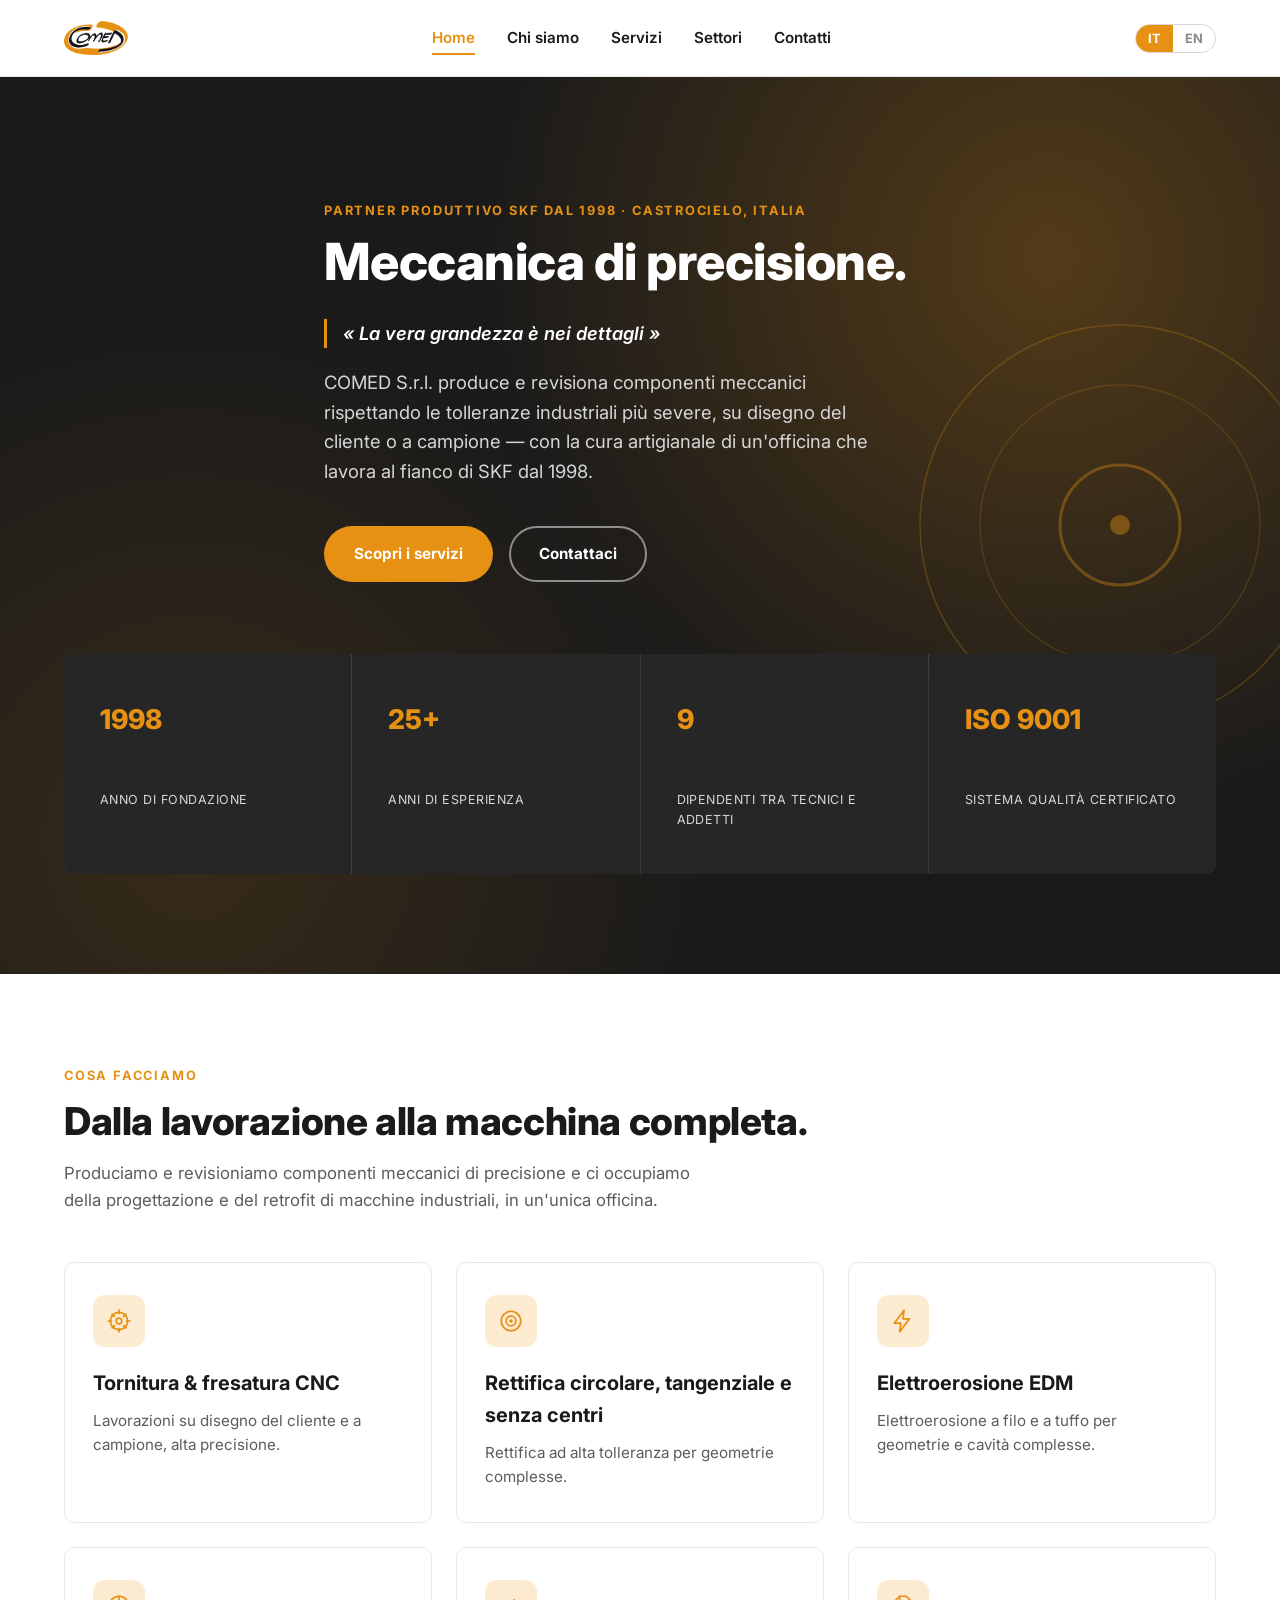
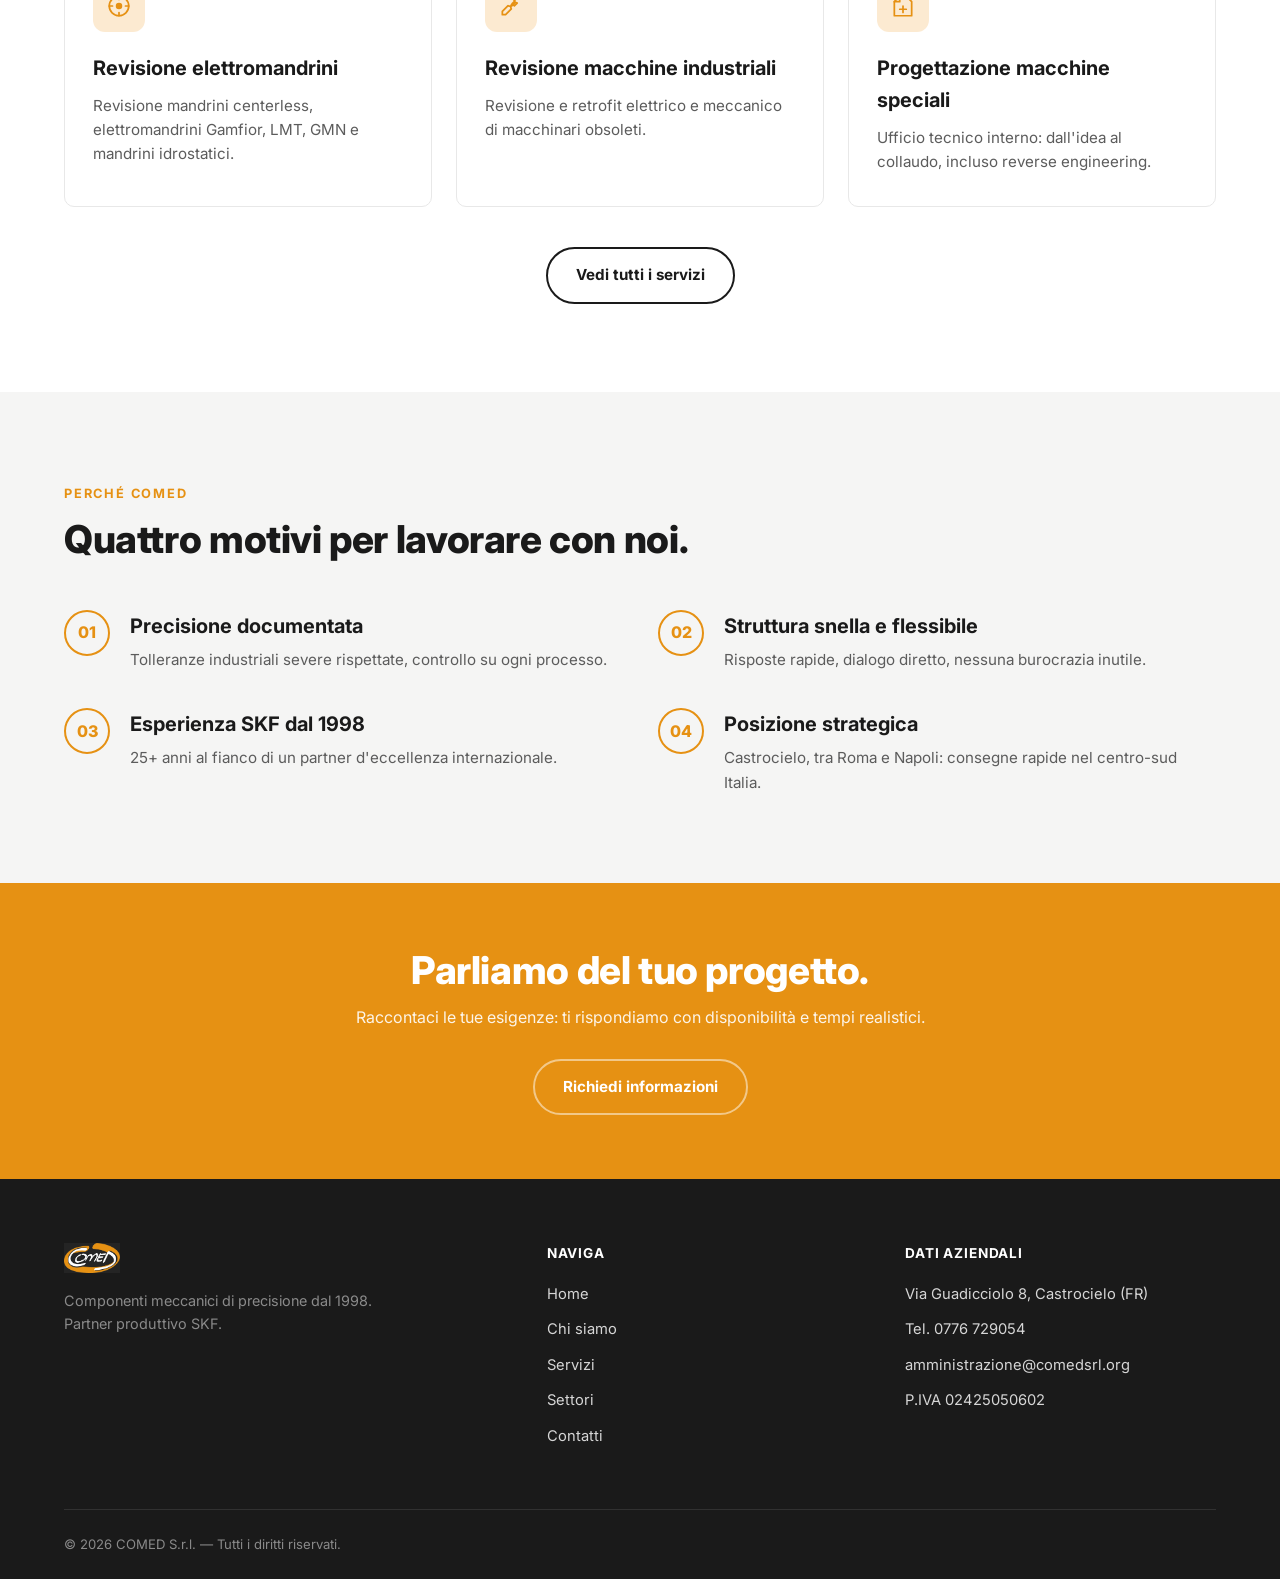
<file: index.html>
<!DOCTYPE html>
<html lang="it">
<head>
<meta name="google-site-verification" content="253r6I-1KHCzfQ2q2nw8-_GprWXXTnuyBHl9mMMUXbg" />
<meta charset="UTF-8">
<meta name="viewport" content="width=device-width, initial-scale=1.0">
<title>COMED S.r.l. | Meccanica di precisione dal 1998 — Castrocielo (FR)</title>
<meta name="description" content="COMED S.r.l.: officina di meccanica di precisione a Castrocielo (FR), partner produttivo SKF dal 1998. Tornitura, fresatura, rettifica, elettroerosione, revisione mandrini e progettazione macchine speciali.">
<link rel="canonical" href="https://www.comedsrl.org/">
<meta property="og:type" content="website">
<meta property="og:title" content="COMED S.r.l. | Meccanica di precisione dal 1998">
<meta property="og:description" content="Officina di meccanica di precisione a Castrocielo (FR), partner produttivo SKF dal 1998.">
<meta property="og:locale" content="it_IT">
<link rel="icon" type="image/png" href="images/favicon.png">
<link rel="preconnect" href="https://fonts.googleapis.com">
<link rel="preconnect" href="https://fonts.gstatic.com" crossorigin>
<link href="https://fonts.googleapis.com/css2?family=Inter:wght@400;500;600;700;800&display=swap" rel="stylesheet">
<link rel="stylesheet" href="css/style.css">
<script type="application/ld+json">
{
  "@context": "https://schema.org",
  "@type": "LocalBusiness",
  "name": "COMED S.r.l.",
  "description": "Officina di meccanica di precisione, partner produttivo SKF dal 1998.",
  "url": "https://www.comedsrl.org/",
  "logo": "https://www.comedsrl.org/images/logo.png",
  "telephone": "+39 0776 729054",
  "email": "amministrazione@comedsrl.org",
  "foundingDate": "1998",
  "vatID": "02425050602",
  "address": {
    "@type": "PostalAddress",
    "streetAddress": "Via Guadicciolo 8",
    "addressLocality": "Castrocielo",
    "addressRegion": "FR",
    "postalCode": "03030",
    "addressCountry": "IT"
  }
}
</script>
<script>document.documentElement.classList.add('js-reveal');</script>
</head>
<body data-page="home">
<a class="skip-link" href="#main" data-i18n="common.skipLink">Vai al contenuto principale</a>

<!-- ============ HEADER ============ -->
<header class="site-header">
  <div class="header-inner">
    <a href="index.html" class="logo-link" aria-label="COMED S.r.l. — Home">
      <img src="images/logo.png" alt="COMED S.r.l.">
    </a>
    <nav class="main-nav" aria-label="Menu principale">
      <ul>
        <li><a href="index.html" aria-current="page" data-i18n="nav.home">Home</a></li>
        <li><a href="chi-siamo.html" data-i18n="nav.about">Chi siamo</a></li>
        <li><a href="servizi.html" data-i18n="nav.services">Servizi</a></li>
        <li><a href="settori.html" data-i18n="nav.sectors">Settori</a></li>
        <li><a href="contatti.html" data-i18n="nav.contact">Contatti</a></li>
      </ul>
    </nav>
    <div class="header-actions">
      <div class="lang-switch" role="group" aria-label="Selettore lingua">
        <button type="button" data-lang="it">IT</button>
        <button type="button" data-lang="en">EN</button>
      </div>
      <button class="nav-toggle" aria-label="Apri il menu" aria-expanded="false">
        <span></span><span></span><span></span>
      </button>
    </div>
  </div>
</header>

<main id="main">

  <!-- ============ HERO ============ -->
  <section class="hero">
    <svg class="hero-rings" viewBox="0 0 480 480" fill="none" aria-hidden="true">
      <circle cx="240" cy="240" r="200" stroke="#E69113" stroke-width="1.5" opacity="0.5"/>
      <circle cx="240" cy="240" r="140" stroke="#E69113" stroke-width="1.5" opacity="0.35"/>
      <circle cx="240" cy="240" r="60" stroke="#E69113" stroke-width="3" opacity="0.7"/>
      <circle cx="240" cy="240" r="10" fill="#E69113" opacity="0.8"/>
    </svg>
    <div class="container hero-inner">
      <p class="eyebrow" data-i18n="home.hero.eyebrow">Partner produttivo SKF dal 1998 · Castrocielo, Italia</p>
      <h1 data-i18n="home.hero.title">Meccanica di precisione.</h1>
      <p class="hero-quote" data-i18n="home.hero.quote">« La vera grandezza è nei dettagli »</p>
      <p class="lead" data-i18n="home.hero.lead">COMED S.r.l. produce e revisiona componenti meccanici rispettando le tolleranze industriali più severe, su disegno del cliente o a campione — con la cura artigianale di un'officina che lavora al fianco di SKF dal 1998.</p>
      <div class="hero-actions">
        <a href="servizi.html" class="btn btn-primary" data-i18n="home.hero.ctaPrimary">Scopri i servizi</a>
        <a href="contatti.html" class="btn btn-outline-light" data-i18n="home.hero.ctaSecondary">Contattaci</a>
      </div>
    </div>
    <div class="container">
      <div class="hero-stats">
        <div><div class="stat-num" data-i18n="home.stats.founded.num">1998</div><div class="stat-label" data-i18n="home.stats.founded.label">Anno di fondazione</div></div>
        <div><div class="stat-num" data-i18n="home.stats.experience.num">25+</div><div class="stat-label" data-i18n="home.stats.experience.label">Anni di esperienza</div></div>
        <div><div class="stat-num" data-i18n="home.stats.team.num">9</div><div class="stat-label" data-i18n="home.stats.team.label">Dipendenti tra tecnici e addetti</div></div>
        <div><div class="stat-num" data-i18n="home.stats.quality.num">ISO 9001</div><div class="stat-label" data-i18n="home.stats.quality.label">Sistema qualità certificato</div></div>
      </div>
    </div>
  </section>

  <!-- ============ SERVIZI (panoramica) ============ -->
  <section>
    <div class="container">
      <div class="section-head reveal">
        <p class="eyebrow" data-i18n="home.services.eyebrow">Cosa facciamo</p>
        <h2 class="section-title" data-i18n="home.services.title">Dalla lavorazione alla macchina completa.</h2>
        <p class="section-intro" data-i18n="home.services.intro">Produciamo e revisioniamo componenti meccanici di precisione e ci occupiamo della progettazione e del retrofit di macchine industriali, in un'unica officina.</p>
      </div>
      <div class="grid grid-3">
        <div class="card reveal">
          <div class="card-icon">
            <svg viewBox="0 0 24 24" fill="none" stroke="currentColor" stroke-width="1.6" stroke-linecap="round" stroke-linejoin="round"><circle cx="12" cy="12" r="8"/><circle cx="12" cy="12" r="2.6"/><path d="M12 2v3M12 19v3M22 12h-3M5 12H2M18.4 5.6l-2.1 2.1M7.7 16.3l-2.1 2.1M18.4 18.4l-2.1-2.1M7.7 7.7 5.6 5.6"/></svg>
          </div>
          <h3 data-i18n="home.services.card1.title">Tornitura & fresatura CNC</h3>
          <p data-i18n="home.services.card1.desc">Lavorazioni su disegno del cliente e a campione, alta precisione.</p>
        </div>
        <div class="card reveal">
          <div class="card-icon">
            <svg viewBox="0 0 24 24" fill="none" stroke="currentColor" stroke-width="1.6" stroke-linecap="round" stroke-linejoin="round"><circle cx="12" cy="12" r="9"/><circle cx="12" cy="12" r="4.5"/><circle cx="12" cy="12" r="0.8" fill="currentColor"/></svg>
          </div>
          <h3 data-i18n="home.services.card2.title">Rettifica circolare, tangenziale e senza centri</h3>
          <p data-i18n="home.services.card2.desc">Rettifica ad alta tolleranza per geometrie complesse.</p>
        </div>
        <div class="card reveal">
          <div class="card-icon">
            <svg viewBox="0 0 24 24" fill="none" stroke="currentColor" stroke-width="1.6" stroke-linecap="round" stroke-linejoin="round"><path d="M13 2 4 14h6l-1 8 9-12h-6l1-8Z"/></svg>
          </div>
          <h3 data-i18n="home.services.card3.title">Elettroerosione EDM</h3>
          <p data-i18n="home.services.card3.desc">Elettroerosione a filo e a tuffo per geometrie e cavità complesse.</p>
        </div>
        <div class="card reveal">
          <div class="card-icon">
            <svg viewBox="0 0 24 24" fill="none" stroke="currentColor" stroke-width="1.6" stroke-linecap="round" stroke-linejoin="round"><circle cx="12" cy="12" r="9"/><circle cx="12" cy="12" r="3" fill="currentColor" stroke="none"/><path d="M12 3v3M12 18v3M21 12h-3M6 12H3"/></svg>
          </div>
          <h3 data-i18n="home.services.card4.title">Revisione elettromandrini</h3>
          <p data-i18n="home.services.card4.desc">Revisione mandrini centerless, elettromandrini Gamfior, LMT, GMN e mandrini idrostatici.</p>
        </div>
        <div class="card reveal">
          <div class="card-icon">
            <svg viewBox="0 0 24 24" fill="none" stroke="currentColor" stroke-width="1.6" stroke-linecap="round" stroke-linejoin="round"><path d="M14.7 6.3a4 4 0 0 1-5.4 5.4L4 17v3h3l5.3-5.3a4 4 0 0 1 5.4-5.4l-2.6 2.6-2-2 2.6-2.6Z"/></svg>
          </div>
          <h3 data-i18n="home.services.card5.title">Revisione macchine industriali</h3>
          <p data-i18n="home.services.card5.desc">Revisione e retrofit elettrico e meccanico di macchinari obsoleti.</p>
        </div>
        <div class="card reveal">
          <div class="card-icon">
            <svg viewBox="0 0 24 24" fill="none" stroke="currentColor" stroke-width="1.6" stroke-linecap="round" stroke-linejoin="round"><path d="M9 3 4 8v13h16V8l-5-5H9Z"/><path d="M9 3v5H4M12 12v6M9 15h6"/></svg>
          </div>
          <h3 data-i18n="home.services.card6.title">Progettazione macchine speciali</h3>
          <p data-i18n="home.services.card6.desc">Ufficio tecnico interno: dall'idea al collaudo, incluso reverse engineering.</p>
        </div>
      </div>
      <div class="text-center reveal" style="margin-top:40px;">
        <a href="servizi.html" class="btn btn-outline" data-i18n="home.services.cta">Vedi tutti i servizi</a>
      </div>
    </div>
  </section>

  <!-- ============ PERCHÉ COMED ============ -->
  <section class="section-alt">
    <div class="container">
      <div class="section-head reveal">
        <p class="eyebrow" data-i18n="home.why.eyebrow">Perché COMED</p>
        <h2 class="section-title" data-i18n="home.why.title">Quattro motivi per lavorare con noi.</h2>
      </div>
      <div class="why-list">
        <div class="why-item reveal">
          <div class="why-num">01</div>
          <div><h3 data-i18n="home.why.item1.title">Precisione documentata</h3><p data-i18n="home.why.item1.desc">Tolleranze industriali severe rispettate, controllo su ogni processo.</p></div>
        </div>
        <div class="why-item reveal">
          <div class="why-num">02</div>
          <div><h3 data-i18n="home.why.item2.title">Struttura snella e flessibile</h3><p data-i18n="home.why.item2.desc">Risposte rapide, dialogo diretto, nessuna burocrazia inutile.</p></div>
        </div>
        <div class="why-item reveal">
          <div class="why-num">03</div>
          <div><h3 data-i18n="home.why.item3.title">Esperienza SKF dal 1998</h3><p data-i18n="home.why.item3.desc">25+ anni al fianco di un partner d'eccellenza internazionale.</p></div>
        </div>
        <div class="why-item reveal">
          <div class="why-num">04</div>
          <div><h3 data-i18n="home.why.item4.title">Posizione strategica</h3><p data-i18n="home.why.item4.desc">Castrocielo, tra Roma e Napoli: consegne rapide nel centro-sud Italia.</p></div>
        </div>
      </div>
    </div>
  </section>

  <!-- ============ CTA ============ -->
  <section class="cta-banner">
    <div class="container">
      <h2 data-i18n="home.cta.title">Parliamo del tuo progetto.</h2>
      <p data-i18n="home.cta.text">Raccontaci le tue esigenze: ti rispondiamo con disponibilità e tempi realistici.</p>
      <a href="contatti.html" class="btn btn-outline-light" data-i18n="home.cta.button">Richiedi informazioni</a>
    </div>
  </section>

</main>

<!-- ============ FOOTER ============ -->
<footer class="site-footer">
  <div class="container">
    <div class="footer-grid">
      <div class="footer-brand">
        <img src="images/logo-white.png" alt="COMED S.r.l.">
        <p data-i18n="footer.tagline">Componenti meccanici di precisione dal 1998. Partner produttivo SKF.</p>
      </div>
      <div class="footer-col">
        <h4 data-i18n="footer.linksTitle">Naviga</h4>
        <ul>
          <li><a href="index.html" data-i18n="nav.home">Home</a></li>
          <li><a href="chi-siamo.html" data-i18n="nav.about">Chi siamo</a></li>
          <li><a href="servizi.html" data-i18n="nav.services">Servizi</a></li>
          <li><a href="settori.html" data-i18n="nav.sectors">Settori</a></li>
          <li><a href="contatti.html" data-i18n="nav.contact">Contatti</a></li>
        </ul>
      </div>
      <div class="footer-col">
        <h4 data-i18n="footer.infoTitle">Dati aziendali</h4>
        <ul>
          <li>Via Guadicciolo 8, Castrocielo (FR)</li>
          <li><a href="tel:+390776729054">Tel. 0776 729054</a></li>
          <li><a href="mailto:amministrazione@comedsrl.org">amministrazione@comedsrl.org</a></li>
          <li>P.IVA 02425050602</li>
        </ul>
      </div>
    </div>
    <div class="footer-bottom">
      <span>&copy; <span id="year">2026</span> COMED S.r.l. — <span data-i18n="footer.rights">Tutti i diritti riservati.</span></span>
    </div>
  </div>
</footer>

<script src="js/script.js"></script>
<script>document.getElementById('year').textContent = new Date().getFullYear();</script>
</body>
</html>
</file>
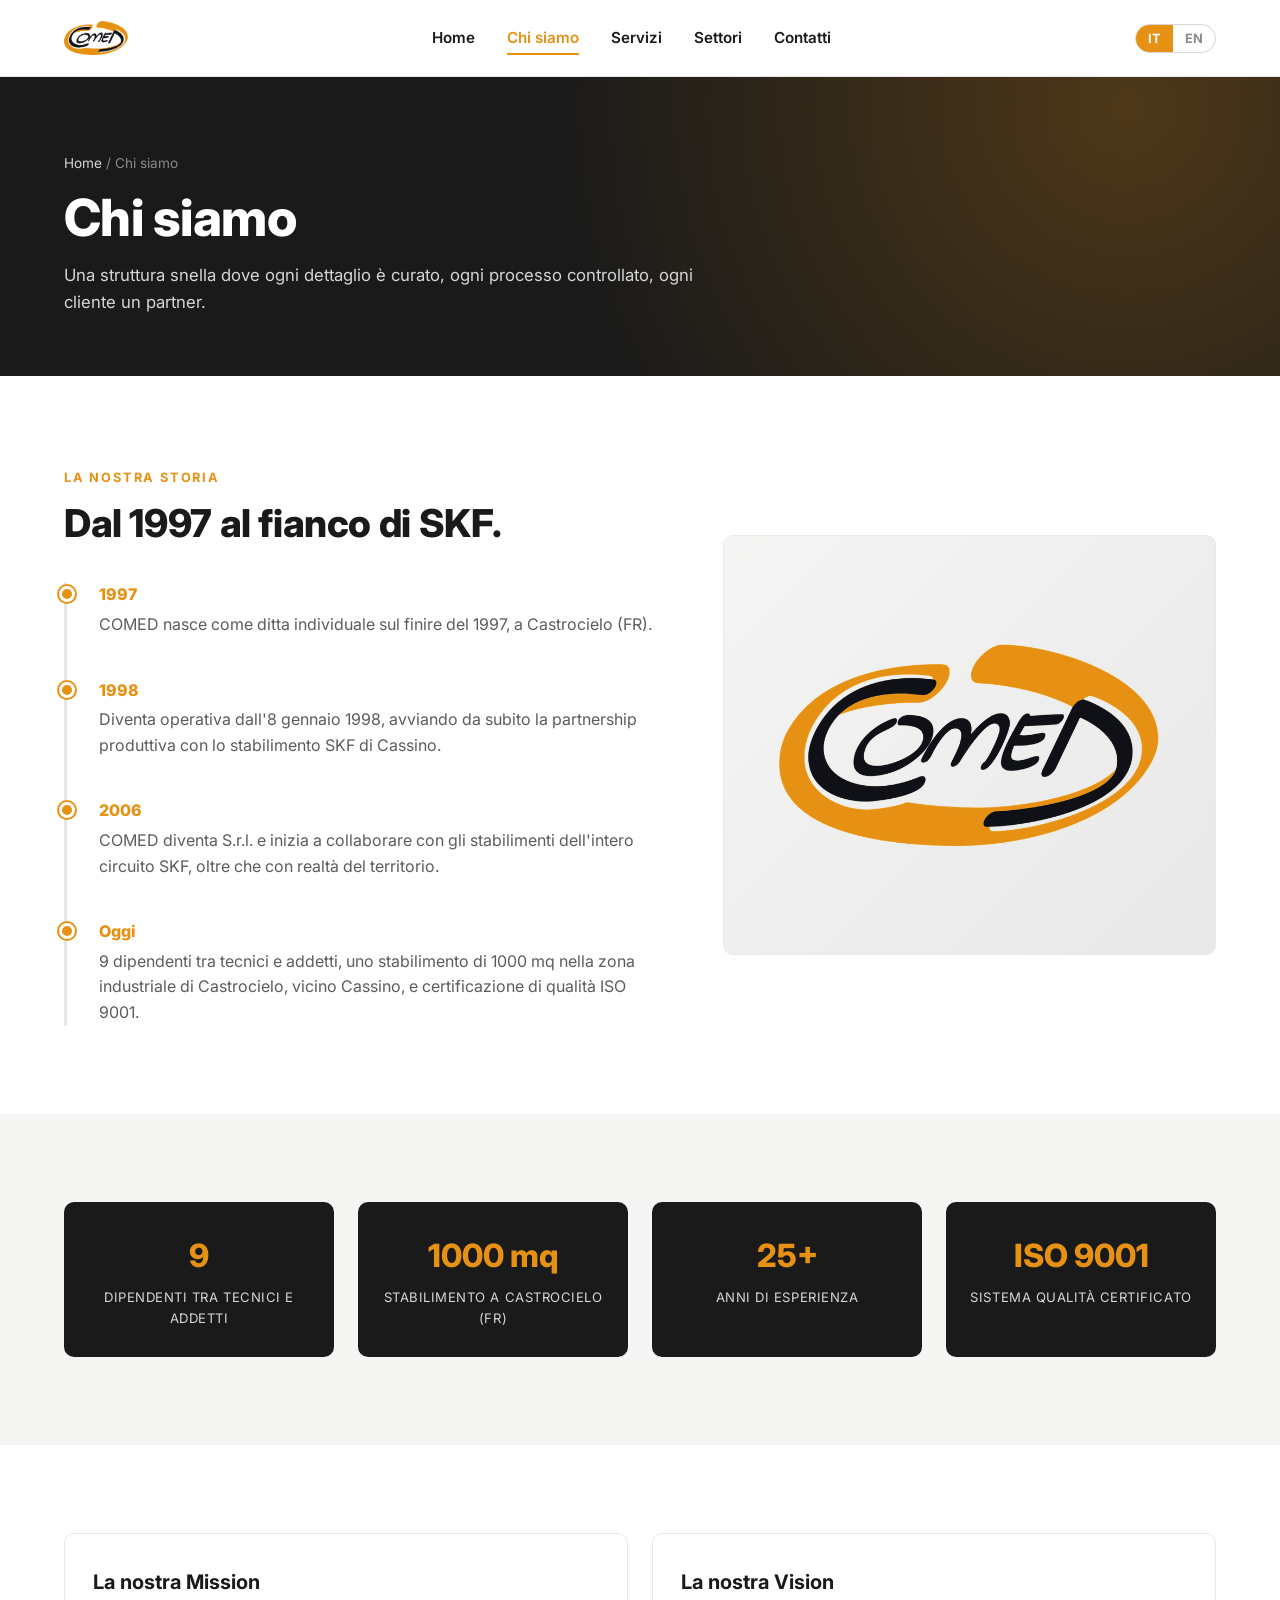
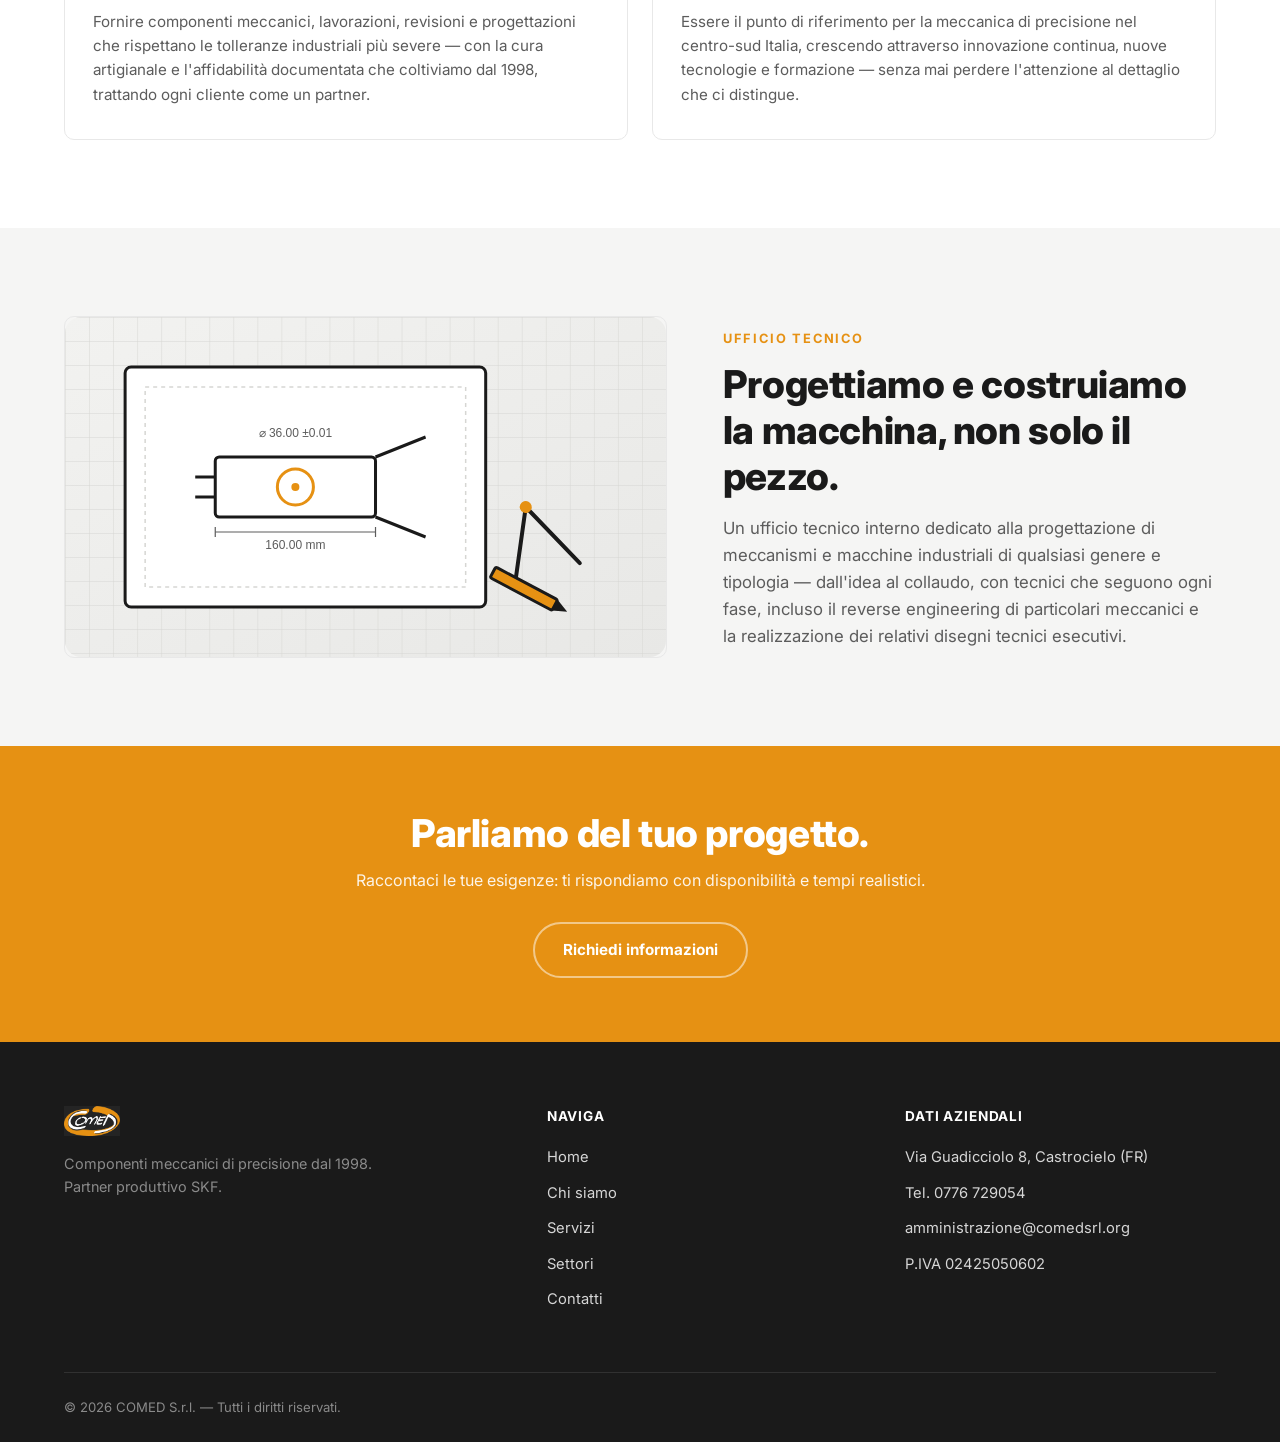
<file: chi-siamo.html>
<!DOCTYPE html>
<html lang="it">
<head>
<meta charset="UTF-8">
<meta name="viewport" content="width=device-width, initial-scale=1.0">
<title>Chi siamo | COMED S.r.l. — Meccanica di precisione dal 1998</title>
<meta name="description" content="La storia di COMED: da ditta individuale nel 1997 a S.r.l. dal 2006, partner produttivo SKF. Stabilimento di 1000 mq a Castrocielo (FR), 9 dipendenti, certificazione ISO 9001.">
<link rel="canonical" href="https://www.comedsrl.org/chi-siamo.html">
<meta property="og:type" content="website">
<meta property="og:title" content="Chi siamo | COMED S.r.l.">
<meta property="og:description" content="Da ditta individuale nel 1997 a S.r.l. dal 2006, partner produttivo SKF dal 1998.">
<meta property="og:locale" content="it_IT">
<link rel="icon" type="image/png" href="images/favicon.png">
<link rel="preconnect" href="https://fonts.googleapis.com">
<link rel="preconnect" href="https://fonts.gstatic.com" crossorigin>
<link href="https://fonts.googleapis.com/css2?family=Inter:wght@400;500;600;700;800&display=swap" rel="stylesheet">
<link rel="stylesheet" href="css/style.css">
<script type="application/ld+json">
{
  "@context": "https://schema.org",
  "@type": "LocalBusiness",
  "name": "COMED S.r.l.",
  "foundingDate": "1998",
  "numberOfEmployees": "9",
  "vatID": "02425050602",
  "address": {
    "@type": "PostalAddress",
    "streetAddress": "Via Guadicciolo 8",
    "addressLocality": "Castrocielo",
    "addressRegion": "FR",
    "postalCode": "03030",
    "addressCountry": "IT"
  }
}
</script>
<script>document.documentElement.classList.add('js-reveal');</script>
</head>
<body data-page="chi">
<a class="skip-link" href="#main" data-i18n="common.skipLink">Vai al contenuto principale</a>

<header class="site-header">
  <div class="header-inner">
    <a href="index.html" class="logo-link" aria-label="COMED S.r.l. — Home">
      <img src="images/logo.png" alt="COMED S.r.l.">
    </a>
    <nav class="main-nav" aria-label="Menu principale">
      <ul>
        <li><a href="index.html" data-i18n="nav.home">Home</a></li>
        <li><a href="chi-siamo.html" aria-current="page" data-i18n="nav.about">Chi siamo</a></li>
        <li><a href="servizi.html" data-i18n="nav.services">Servizi</a></li>
        <li><a href="settori.html" data-i18n="nav.sectors">Settori</a></li>
        <li><a href="contatti.html" data-i18n="nav.contact">Contatti</a></li>
      </ul>
    </nav>
    <div class="header-actions">
      <div class="lang-switch" role="group" aria-label="Selettore lingua">
        <button type="button" data-lang="it">IT</button>
        <button type="button" data-lang="en">EN</button>
      </div>
      <button class="nav-toggle" aria-label="Apri il menu" aria-expanded="false">
        <span></span><span></span><span></span>
      </button>
    </div>
  </div>
</header>

<main id="main">

  <section class="page-hero">
    <div class="container">
      <p class="breadcrumb"><a href="index.html" data-i18n="common.home">Home</a> / <span data-i18n="nav.about">Chi siamo</span></p>
      <h1 data-i18n="chi.pageHero.title">Chi siamo</h1>
      <p class="lead" data-i18n="chi.pageHero.lead">Una struttura snella dove ogni dettaglio è curato, ogni processo controllato, ogni cliente un partner.</p>
    </div>
  </section>

  <!-- ============ STORIA / TIMELINE ============ -->
  <section>
    <div class="container">
      <div class="two-col">
        <div class="reveal">
          <p class="eyebrow" data-i18n="chi.story.eyebrow">La nostra storia</p>
          <h2 class="section-title" style="margin-bottom:36px;" data-i18n="chi.story.title">Dal 1997 al fianco di SKF.</h2>
          <div class="timeline">
            <div class="timeline-item">
              <div class="timeline-year" data-i18n="chi.timeline.y1997.year">1997</div>
              <p data-i18n="chi.timeline.y1997.text">COMED nasce come ditta individuale sul finire del 1997, a Castrocielo (FR).</p>
            </div>
            <div class="timeline-item">
              <div class="timeline-year" data-i18n="chi.timeline.y1998.year">1998</div>
              <p data-i18n="chi.timeline.y1998.text">Diventa operativa dall'8 gennaio 1998, avviando da subito la partnership produttiva con lo stabilimento SKF di Cassino.</p>
            </div>
            <div class="timeline-item">
              <div class="timeline-year" data-i18n="chi.timeline.y2006.year">2006</div>
              <p data-i18n="chi.timeline.y2006.text">COMED diventa S.r.l. e inizia a collaborare con gli stabilimenti dell'intero circuito SKF, oltre che con realtà del territorio.</p>
            </div>
            <div class="timeline-item">
              <div class="timeline-year" data-i18n="chi.timeline.today.year">Oggi</div>
              <p data-i18n="chi.timeline.today.text">9 dipendenti tra tecnici e addetti, uno stabilimento di 1000 mq nella zona industriale di Castrocielo, vicino Cassino, e certificazione di qualità ISO 9001.</p>
            </div>
          </div>
        </div>
        <div class="col-media reveal">
          <div class="logo-showcase">
            <img src="images/logo.png" alt="COMED S.r.l." class="logo-showcase-img">
          </div>
        </div>
      </div>
    </div>
  </section>

  <!-- ============ NUMERI ============ -->
  <section class="section-alt">
    <div class="container">
      <div class="grid grid-4">
        <div class="stat-box reveal">
          <div class="stat-num" data-i18n="chi.stats.employees.num">9</div>
          <div class="stat-label" data-i18n="chi.stats.employees.label">Dipendenti tra tecnici e addetti</div>
        </div>
        <div class="stat-box reveal">
          <div class="stat-num" data-i18n="chi.stats.area.num">1000 mq</div>
          <div class="stat-label" data-i18n="chi.stats.area.label">Stabilimento a Castrocielo (FR)</div>
        </div>
        <div class="stat-box reveal">
          <div class="stat-num" data-i18n="chi.stats.experience.num">25+</div>
          <div class="stat-label" data-i18n="chi.stats.experience.label">Anni di esperienza</div>
        </div>
        <div class="stat-box reveal">
          <div class="stat-num" data-i18n="chi.stats.quality.num">ISO 9001</div>
          <div class="stat-label" data-i18n="chi.stats.quality.label">Sistema qualità certificato</div>
        </div>
      </div>
    </div>
  </section>

  <!-- ============ MISSION / VISION ============ -->
  <section>
    <div class="container">
      <div class="grid grid-2">
        <div class="card reveal">
          <h3 data-i18n="chi.mission.title">La nostra Mission</h3>
          <p style="margin-top:12px;" data-i18n="chi.mission.text">Fornire componenti meccanici, lavorazioni, revisioni e progettazioni che rispettano le tolleranze industriali più severe — con la cura artigianale e l'affidabilità documentata che coltiviamo dal 1998, trattando ogni cliente come un partner.</p>
        </div>
        <div class="card reveal">
          <h3 data-i18n="chi.vision.title">La nostra Vision</h3>
          <p style="margin-top:12px;" data-i18n="chi.vision.text">Essere il punto di riferimento per la meccanica di precisione nel centro-sud Italia, crescendo attraverso innovazione continua, nuove tecnologie e formazione — senza mai perdere l'attenzione al dettaglio che ci distingue.</p>
        </div>
      </div>
    </div>
  </section>

  <!-- ============ UFFICIO TECNICO ============ -->
  <section class="section-alt">
    <div class="container two-col reverse">
      <div class="reveal">
        <p class="eyebrow" data-i18n="chi.tech.eyebrow">Ufficio tecnico</p>
        <h2 class="section-title" data-i18n="chi.tech.title">Progettiamo e costruiamo la macchina, non solo il pezzo.</h2>
        <p class="section-intro" style="margin-bottom:0;" data-i18n="chi.tech.text">Un ufficio tecnico interno dedicato alla progettazione di meccanismi e macchine industriali di qualsiasi genere e tipologia — dall'idea al collaudo, con tecnici che seguono ogni fase, incluso il reverse engineering di particolari meccanici e la realizzazione dei relativi disegni tecnici esecutivi.</p>
      </div>
      <div class="col-media reveal">
        <img class="illustration" src="images/illustration-office.svg" alt="Illustrazione stilizzata di un disegno tecnico d'ufficio" width="600" height="340">
      </div>
    </div>
  </section>

  <section class="cta-banner">
    <div class="container">
      <h2 data-i18n="home.cta.title">Parliamo del tuo progetto.</h2>
      <p data-i18n="home.cta.text">Raccontaci le tue esigenze: ti rispondiamo con disponibilità e tempi realistici.</p>
      <a href="contatti.html" class="btn btn-outline-light" data-i18n="home.cta.button">Richiedi informazioni</a>
    </div>
  </section>

</main>

<footer class="site-footer">
  <div class="container">
    <div class="footer-grid">
      <div class="footer-brand">
        <img src="images/logo-white.png" alt="COMED S.r.l.">
        <p data-i18n="footer.tagline">Componenti meccanici di precisione dal 1998. Partner produttivo SKF.</p>
      </div>
      <div class="footer-col">
        <h4 data-i18n="footer.linksTitle">Naviga</h4>
        <ul>
          <li><a href="index.html" data-i18n="nav.home">Home</a></li>
          <li><a href="chi-siamo.html" data-i18n="nav.about">Chi siamo</a></li>
          <li><a href="servizi.html" data-i18n="nav.services">Servizi</a></li>
          <li><a href="settori.html" data-i18n="nav.sectors">Settori</a></li>
          <li><a href="contatti.html" data-i18n="nav.contact">Contatti</a></li>
        </ul>
      </div>
      <div class="footer-col">
        <h4 data-i18n="footer.infoTitle">Dati aziendali</h4>
        <ul>
          <li>Via Guadicciolo 8, Castrocielo (FR)</li>
          <li><a href="tel:+390776729054">Tel. 0776 729054</a></li>
          <li><a href="mailto:amministrazione@comedsrl.org">amministrazione@comedsrl.org</a></li>
          <li>P.IVA 02425050602</li>
        </ul>
      </div>
    </div>
    <div class="footer-bottom">
      <span>&copy; <span id="year">2026</span> COMED S.r.l. — <span data-i18n="footer.rights">Tutti i diritti riservati.</span></span>
    </div>
  </div>
</footer>

<script src="js/script.js"></script>
<script>document.getElementById('year').textContent = new Date().getFullYear();</script>
</body>
</html>
</file>
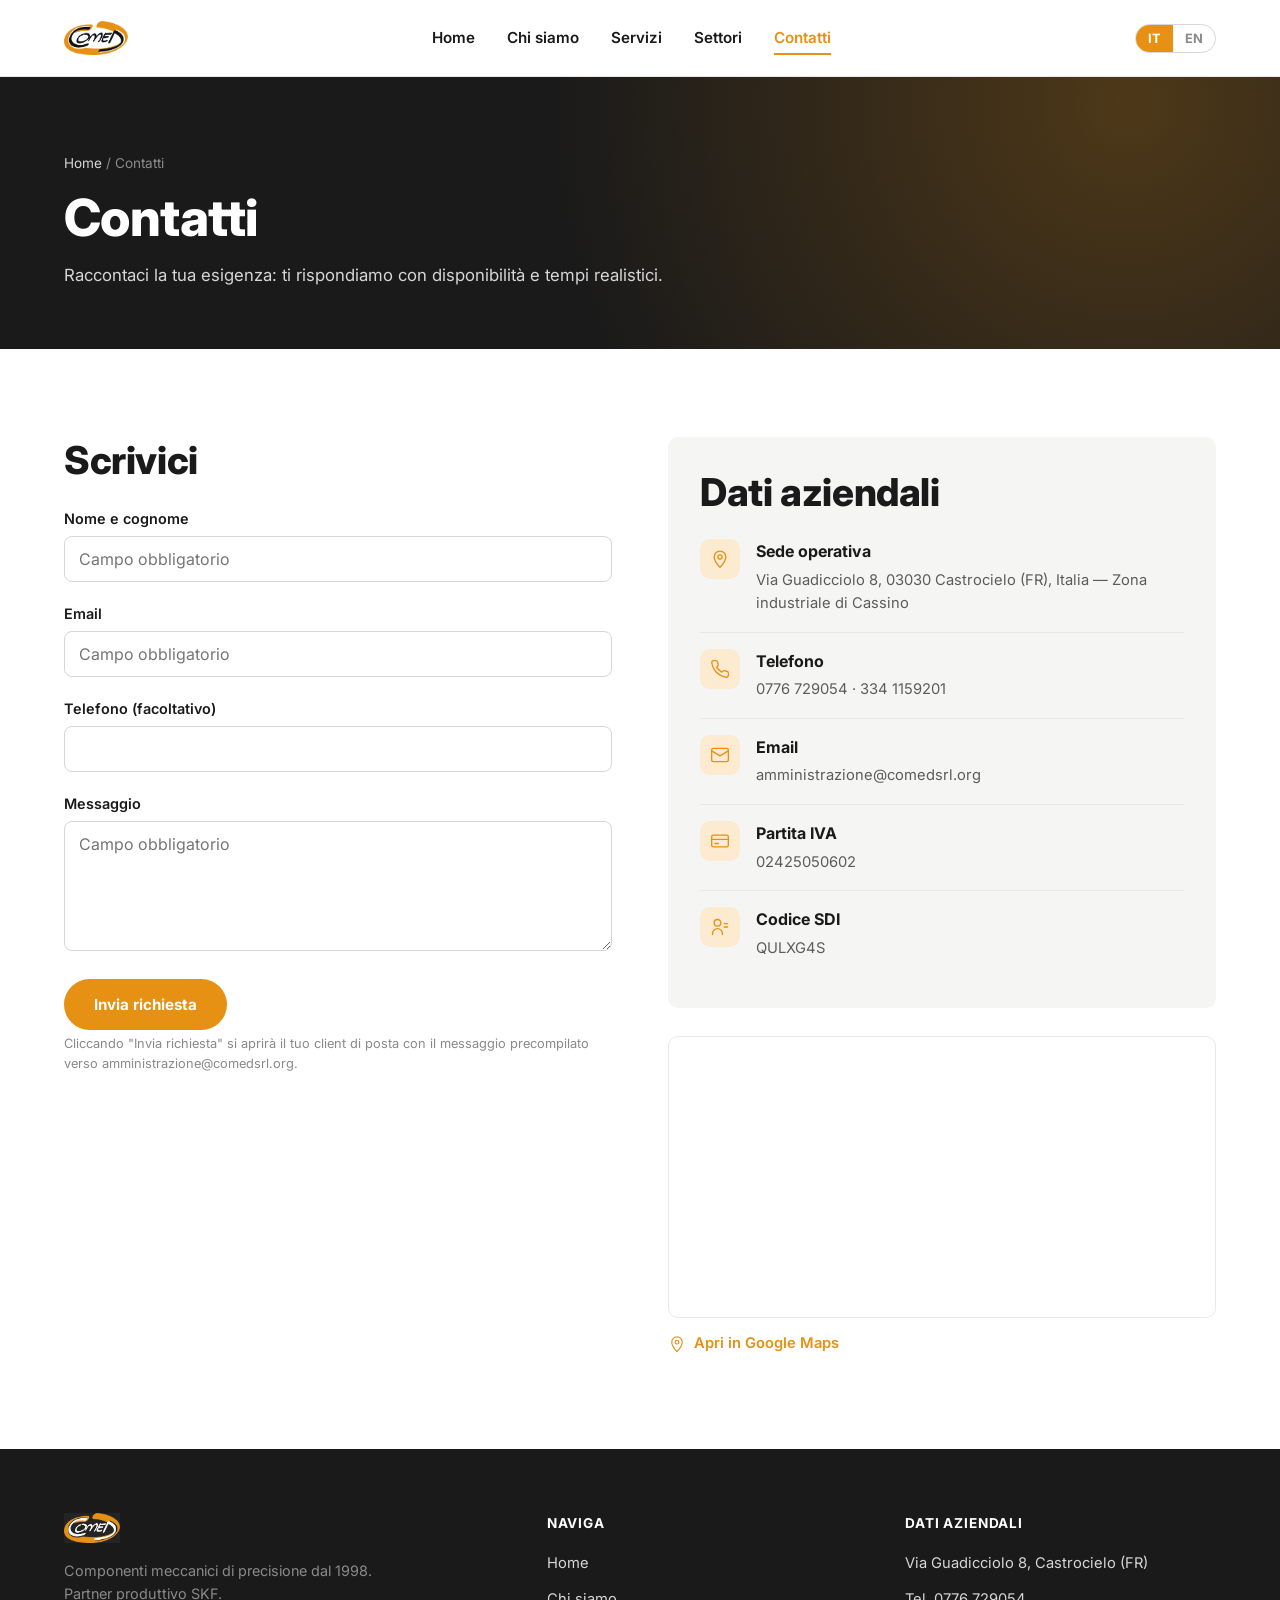
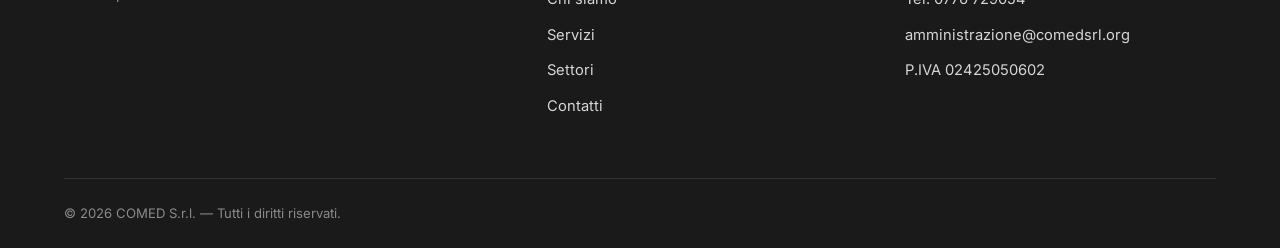
<file: contatti.html>
<!DOCTYPE html>
<html lang="it">
<head>
<meta charset="UTF-8">
<meta name="viewport" content="width=device-width, initial-scale=1.0">
<title>Contatti | COMED S.r.l. — Castrocielo (FR)</title>
<meta name="description" content="Contatta COMED S.r.l.: Via Guadicciolo 8, Castrocielo (FR). Tel. 0776 729054 · Cell. 334 1159201 · amministrazione@comedsrl.org">
<link rel="canonical" href="https://www.comedsrl.org/contatti.html">
<meta property="og:type" content="website">
<meta property="og:title" content="Contatti | COMED S.r.l.">
<meta property="og:description" content="Via Guadicciolo 8, Castrocielo (FR). Tel. 0776 729054 · amministrazione@comedsrl.org">
<meta property="og:locale" content="it_IT">
<link rel="icon" type="image/png" href="images/favicon.png">
<link rel="preconnect" href="https://fonts.googleapis.com">
<link rel="preconnect" href="https://fonts.gstatic.com" crossorigin>
<link href="https://fonts.googleapis.com/css2?family=Inter:wght@400;500;600;700;800&display=swap" rel="stylesheet">
<link rel="stylesheet" href="css/style.css">
<script type="application/ld+json">
{
  "@context": "https://schema.org",
  "@type": "LocalBusiness",
  "name": "COMED S.r.l.",
  "image": "https://www.comedsrl.org/images/logo.png",
  "telephone": ["+39 0776 729054", "+39 334 1159201"],
  "email": "amministrazione@comedsrl.org",
  "vatID": "02425050602",
  "taxID": "QULXG4S",
  "address": {
    "@type": "PostalAddress",
    "streetAddress": "Via Guadicciolo 8",
    "addressLocality": "Castrocielo",
    "addressRegion": "FR",
    "postalCode": "03030",
    "addressCountry": "IT"
  }
}
</script>
<script>document.documentElement.classList.add('js-reveal');</script>
</head>
<body data-page="contatti">
<a class="skip-link" href="#main" data-i18n="common.skipLink">Vai al contenuto principale</a>

<header class="site-header">
  <div class="header-inner">
    <a href="index.html" class="logo-link" aria-label="COMED S.r.l. — Home">
      <img src="images/logo.png" alt="COMED S.r.l.">
    </a>
    <nav class="main-nav" aria-label="Menu principale">
      <ul>
        <li><a href="index.html" data-i18n="nav.home">Home</a></li>
        <li><a href="chi-siamo.html" data-i18n="nav.about">Chi siamo</a></li>
        <li><a href="servizi.html" data-i18n="nav.services">Servizi</a></li>
        <li><a href="settori.html" data-i18n="nav.sectors">Settori</a></li>
        <li><a href="contatti.html" aria-current="page" data-i18n="nav.contact">Contatti</a></li>
      </ul>
    </nav>
    <div class="header-actions">
      <div class="lang-switch" role="group" aria-label="Selettore lingua">
        <button type="button" data-lang="it">IT</button>
        <button type="button" data-lang="en">EN</button>
      </div>
      <button class="nav-toggle" aria-label="Apri il menu" aria-expanded="false">
        <span></span><span></span><span></span>
      </button>
    </div>
  </div>
</header>

<main id="main">

  <section class="page-hero">
    <div class="container">
      <p class="breadcrumb"><a href="index.html" data-i18n="common.home">Home</a> / <span data-i18n="nav.contact">Contatti</span></p>
      <h1 data-i18n="contatti.pageHero.title">Contatti</h1>
      <p class="lead" data-i18n="contatti.pageHero.lead">Raccontaci la tua esigenza: ti rispondiamo con disponibilità e tempi realistici.</p>
    </div>
  </section>

  <section>
    <div class="container contact-grid">

      <!-- ============ FORM ============ -->
      <div class="reveal">
        <h2 style="margin-bottom:24px;" data-i18n="contatti.form.title">Scrivici</h2>
        <form id="contact-form" novalidate>
          <div class="form-group">
            <label for="field-name" data-i18n="contatti.form.name">Nome e cognome</label>
            <input type="text" id="field-name" name="name" autocomplete="name" required data-i18n-placeholder="contatti.form.required">
            <p class="form-error" data-i18n="contatti.form.errorName">Inserisci il tuo nome.</p>
          </div>
          <div class="form-group">
            <label for="field-email" data-i18n="contatti.form.email">Email</label>
            <input type="email" id="field-email" name="email" autocomplete="email" required data-i18n-placeholder="contatti.form.required">
            <p class="form-error" data-i18n="contatti.form.errorEmail">Inserisci un indirizzo email valido.</p>
          </div>
          <div class="form-group">
            <label for="field-phone" data-i18n="contatti.form.phone">Telefono (facoltativo)</label>
            <input type="tel" id="field-phone" name="phone" autocomplete="tel">
          </div>
          <div class="form-group">
            <label for="field-message" data-i18n="contatti.form.message">Messaggio</label>
            <textarea id="field-message" name="message" required data-i18n-placeholder="contatti.form.required"></textarea>
            <p class="form-error" data-i18n="contatti.form.errorMessage">Scrivi un messaggio.</p>
          </div>
          <button type="submit" class="btn btn-primary" data-i18n="contatti.form.submit">Invia richiesta</button>
          <p class="form-note" data-i18n="contatti.form.note">Cliccando "Invia richiesta" si aprirà il tuo client di posta con il messaggio precompilato verso amministrazione@comedsrl.org.</p>
          <div id="form-status" class="form-status" role="status"></div>
        </form>
      </div>

      <!-- ============ DATI AZIENDALI ============ -->
      <div class="reveal">
        <div class="info-card">
          <h2 style="margin-bottom:8px;" data-i18n="contatti.info.title">Dati aziendali</h2>

          <div class="info-row">
            <div class="icon"><svg viewBox="0 0 24 24" fill="none" stroke="currentColor" stroke-width="1.6" stroke-linecap="round" stroke-linejoin="round"><path d="M12 22s7-7.4 7-12.5A7 7 0 0 0 5 9.5C5 14.6 12 22 12 22Z"/><circle cx="12" cy="9.5" r="2.5"/></svg></div>
            <div>
              <h3 data-i18n="contatti.info.addressTitle">Sede operativa</h3>
              <p data-i18n="contatti.info.addressText">Via Guadicciolo 8, 03030 Castrocielo (FR), Italia — Zona industriale di Cassino</p>
            </div>
          </div>

          <div class="info-row">
            <div class="icon"><svg viewBox="0 0 24 24" fill="none" stroke="currentColor" stroke-width="1.6" stroke-linecap="round" stroke-linejoin="round"><path d="M22 16.9v3a2 2 0 0 1-2.2 2 19.8 19.8 0 0 1-8.6-3.1 19.5 19.5 0 0 1-6-6A19.8 19.8 0 0 1 2.1 4.2 2 2 0 0 1 4.1 2h3a2 2 0 0 1 2 1.7c.1.9.3 1.8.6 2.7a2 2 0 0 1-.4 2.1L8 9.8a16 16 0 0 0 6 6l1.3-1.3a2 2 0 0 1 2.1-.4c.9.3 1.8.5 2.7.6a2 2 0 0 1 1.9 2Z"/></svg></div>
            <div>
              <h3 data-i18n="contatti.info.phoneTitle">Telefono</h3>
              <p><a href="tel:+390776729054">0776 729054</a> · <a href="tel:+393341159201">334 1159201</a></p>
            </div>
          </div>

          <div class="info-row">
            <div class="icon"><svg viewBox="0 0 24 24" fill="none" stroke="currentColor" stroke-width="1.6" stroke-linecap="round" stroke-linejoin="round"><rect x="2" y="4" width="20" height="16" rx="2"/><path d="m2 7 10 6 10-6"/></svg></div>
            <div>
              <h3 data-i18n="contatti.info.emailTitle">Email</h3>
              <p><a href="mailto:amministrazione@comedsrl.org">amministrazione@comedsrl.org</a></p>
            </div>
          </div>

          <div class="info-row">
            <div class="icon"><svg viewBox="0 0 24 24" fill="none" stroke="currentColor" stroke-width="1.6" stroke-linecap="round" stroke-linejoin="round"><rect x="2" y="5" width="20" height="14" rx="2"/><path d="M2 10h20M6 15h4"/></svg></div>
            <div>
              <h3 data-i18n="contatti.info.vatTitle">Partita IVA</h3>
              <p>02425050602</p>
            </div>
          </div>

          <div class="info-row">
            <div class="icon"><svg viewBox="0 0 24 24" fill="none" stroke="currentColor" stroke-width="1.6" stroke-linecap="round" stroke-linejoin="round"><path d="M9 11a4 4 0 1 0 0-8 4 4 0 0 0 0 8Z"/><path d="M3 21v-1a6 6 0 0 1 6-6h0a6 6 0 0 1 6 6v1"/><path d="M17 8h4M17 12h4"/></svg></div>
            <div>
              <h3 data-i18n="contatti.info.sdiTitle">Codice SDI</h3>
              <p>QULXG4S</p>
            </div>
          </div>
        </div>

        <div class="map-embed" style="margin-top:28px;">
          <iframe
            src="https://www.google.com/maps?q=Via+Guadicciolo+8,+03030+Castrocielo,+Italia&output=embed"
            width="100%" height="280" style="border:0;" loading="lazy"
            referrerpolicy="no-referrer-when-downgrade"
            title="Mappa: Via Guadicciolo 8, Castrocielo (FR)"></iframe>
        </div>
        <a class="map-link" href="https://www.google.com/maps/search/?api=1&query=Via+Guadicciolo+8,+03030+Castrocielo,+Italia" target="_blank" rel="noopener">
          <svg viewBox="0 0 24 24" fill="none" stroke="currentColor" stroke-width="1.6" stroke-linecap="round" stroke-linejoin="round"><path d="M12 22s7-7.4 7-12.5A7 7 0 0 0 5 9.5C5 14.6 12 22 12 22Z"/><circle cx="12" cy="9.5" r="2.5"/></svg>
          <span data-i18n="contatti.info.mapLink">Apri in Google Maps</span>
        </a>
      </div>

    </div>
  </section>

</main>

<footer class="site-footer">
  <div class="container">
    <div class="footer-grid">
      <div class="footer-brand">
        <img src="images/logo-white.png" alt="COMED S.r.l.">
        <p data-i18n="footer.tagline">Componenti meccanici di precisione dal 1998. Partner produttivo SKF.</p>
      </div>
      <div class="footer-col">
        <h4 data-i18n="footer.linksTitle">Naviga</h4>
        <ul>
          <li><a href="index.html" data-i18n="nav.home">Home</a></li>
          <li><a href="chi-siamo.html" data-i18n="nav.about">Chi siamo</a></li>
          <li><a href="servizi.html" data-i18n="nav.services">Servizi</a></li>
          <li><a href="settori.html" data-i18n="nav.sectors">Settori</a></li>
          <li><a href="contatti.html" data-i18n="nav.contact">Contatti</a></li>
        </ul>
      </div>
      <div class="footer-col">
        <h4 data-i18n="footer.infoTitle">Dati aziendali</h4>
        <ul>
          <li>Via Guadicciolo 8, Castrocielo (FR)</li>
          <li><a href="tel:+390776729054">Tel. 0776 729054</a></li>
          <li><a href="mailto:amministrazione@comedsrl.org">amministrazione@comedsrl.org</a></li>
          <li>P.IVA 02425050602</li>
        </ul>
      </div>
    </div>
    <div class="footer-bottom">
      <span>&copy; <span id="year">2026</span> COMED S.r.l. — <span data-i18n="footer.rights">Tutti i diritti riservati.</span></span>
    </div>
  </div>
</footer>

<script src="js/script.js"></script>
<script>document.getElementById('year').textContent = new Date().getFullYear();</script>
</body>
</html>
</file>
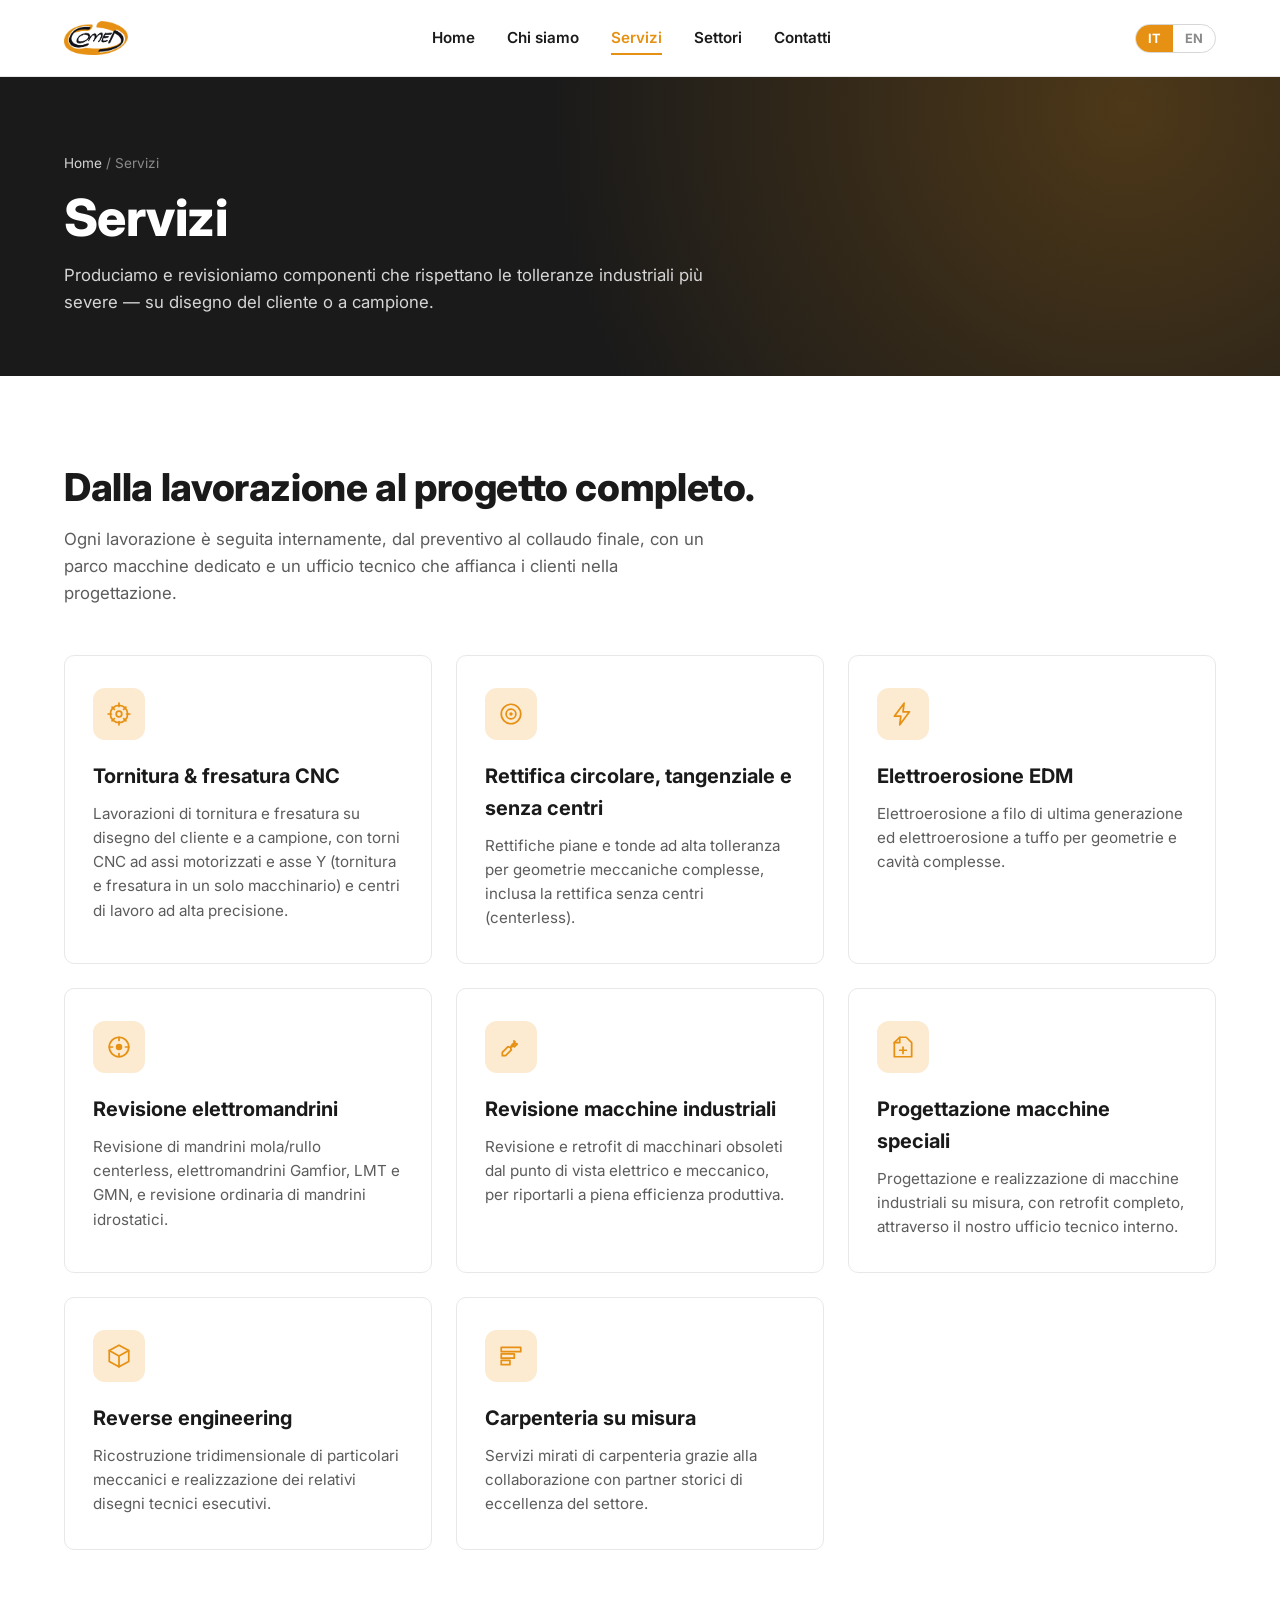
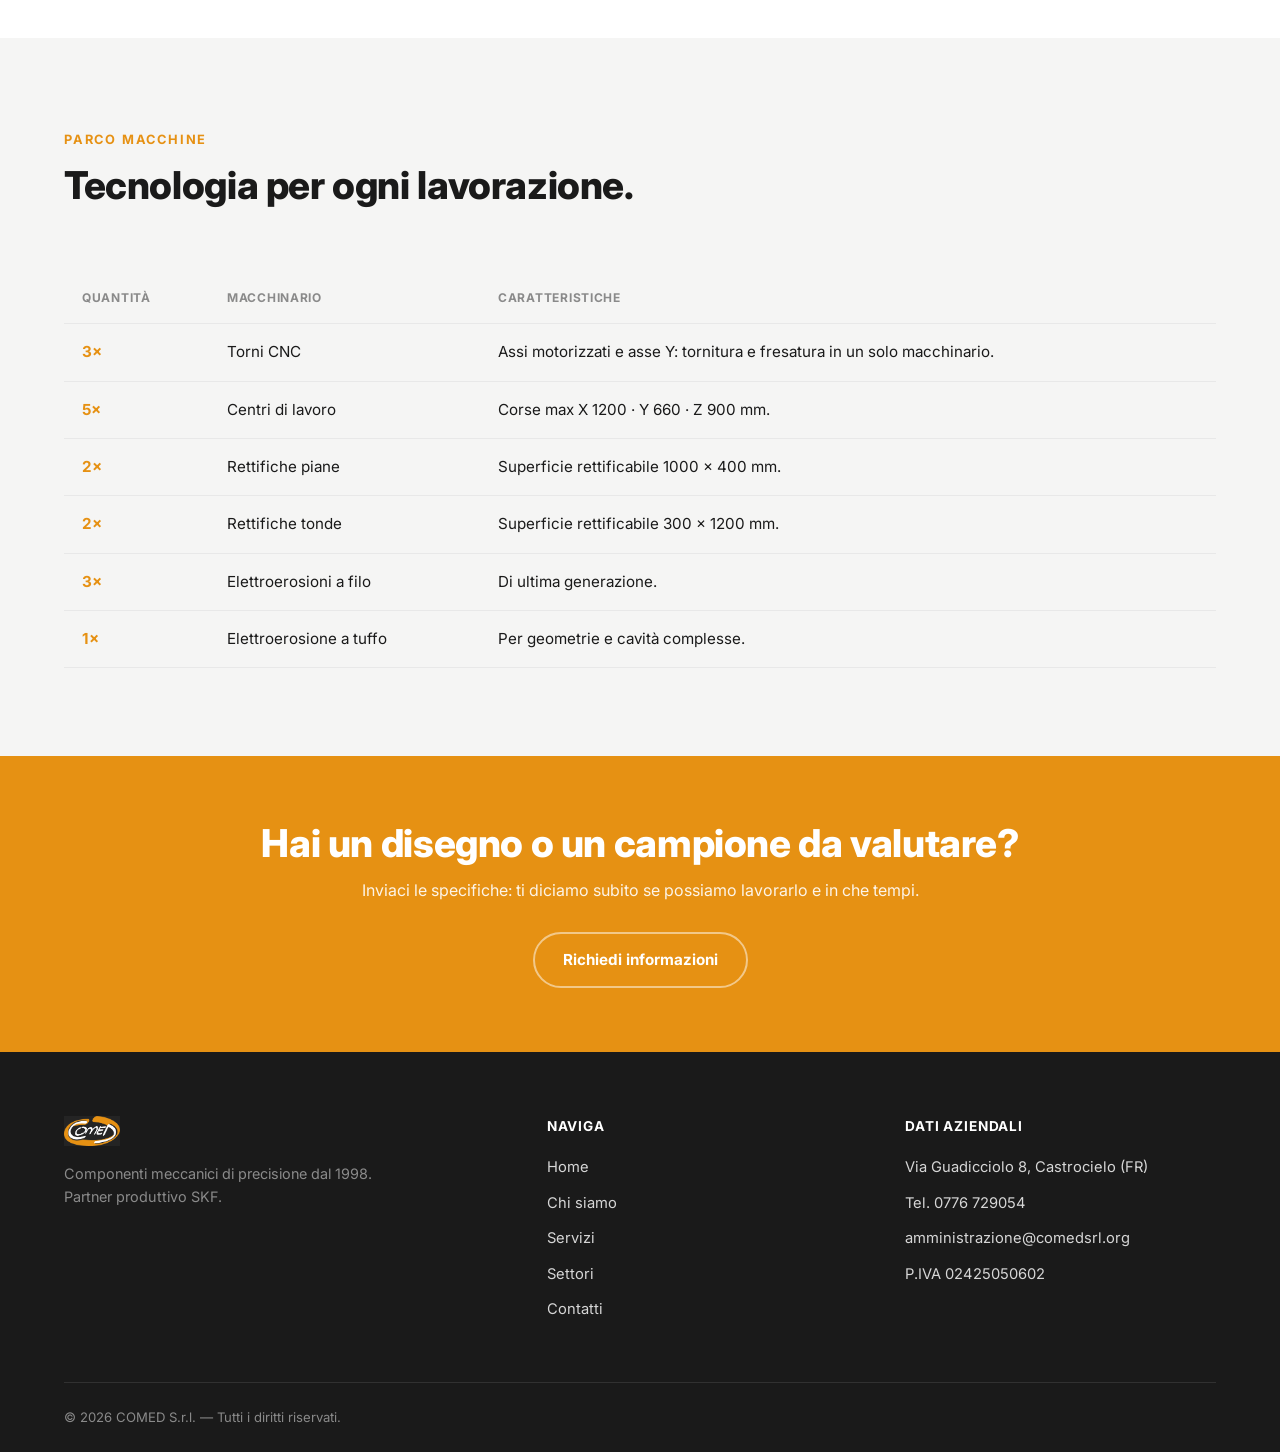
<file: servizi.html>
<!DOCTYPE html>
<html lang="it">
<head>
<meta charset="UTF-8">
<meta name="viewport" content="width=device-width, initial-scale=1.0">
<title>Servizi | Tornitura, fresatura, rettifica, EDM — COMED S.r.l.</title>
<meta name="description" content="I servizi COMED: tornitura e fresatura CNC, rettifica circolare/tangenziale/senza centri, elettroerosione EDM, revisione elettromandrini, revisione macchine industriali, progettazione macchine speciali.">
<link rel="canonical" href="https://www.comedsrl.org/servizi.html">
<meta property="og:type" content="website">
<meta property="og:title" content="Servizi | COMED S.r.l.">
<meta property="og:description" content="Tornitura, fresatura, rettifica, EDM, revisione elettromandrini, progettazione macchine speciali.">
<meta property="og:locale" content="it_IT">
<link rel="icon" type="image/png" href="images/favicon.png">
<link rel="preconnect" href="https://fonts.googleapis.com">
<link rel="preconnect" href="https://fonts.gstatic.com" crossorigin>
<link href="https://fonts.googleapis.com/css2?family=Inter:wght@400;500;600;700;800&display=swap" rel="stylesheet">
<link rel="stylesheet" href="css/style.css">
<script type="application/ld+json">
{
  "@context": "https://schema.org",
  "@type": "Service",
  "provider": { "@type": "LocalBusiness", "name": "COMED S.r.l." },
  "serviceType": [
    "Tornitura CNC", "Fresatura CNC", "Rettifica circolare e tangenziale",
    "Rettifica senza centri", "Elettroerosione EDM", "Revisione elettromandrini",
    "Revisione macchine industriali", "Progettazione macchine speciali"
  ],
  "areaServed": "Centro-sud Italia"
}
</script>
<script>document.documentElement.classList.add('js-reveal');</script>
</head>
<body data-page="servizi">
<a class="skip-link" href="#main" data-i18n="common.skipLink">Vai al contenuto principale</a>

<header class="site-header">
  <div class="header-inner">
    <a href="index.html" class="logo-link" aria-label="COMED S.r.l. — Home">
      <img src="images/logo.png" alt="COMED S.r.l.">
    </a>
    <nav class="main-nav" aria-label="Menu principale">
      <ul>
        <li><a href="index.html" data-i18n="nav.home">Home</a></li>
        <li><a href="chi-siamo.html" data-i18n="nav.about">Chi siamo</a></li>
        <li><a href="servizi.html" aria-current="page" data-i18n="nav.services">Servizi</a></li>
        <li><a href="settori.html" data-i18n="nav.sectors">Settori</a></li>
        <li><a href="contatti.html" data-i18n="nav.contact">Contatti</a></li>
      </ul>
    </nav>
    <div class="header-actions">
      <div class="lang-switch" role="group" aria-label="Selettore lingua">
        <button type="button" data-lang="it">IT</button>
        <button type="button" data-lang="en">EN</button>
      </div>
      <button class="nav-toggle" aria-label="Apri il menu" aria-expanded="false">
        <span></span><span></span><span></span>
      </button>
    </div>
  </div>
</header>

<main id="main">

  <section class="page-hero">
    <div class="container">
      <p class="breadcrumb"><a href="index.html" data-i18n="common.home">Home</a> / <span data-i18n="nav.services">Servizi</span></p>
      <h1 data-i18n="servizi.pageHero.title">Servizi</h1>
      <p class="lead" data-i18n="servizi.pageHero.lead">Produciamo e revisioniamo componenti che rispettano le tolleranze industriali più severe — su disegno del cliente o a campione.</p>
    </div>
  </section>

  <!-- ============ INTRO + CARD SERVIZI ============ -->
  <section>
    <div class="container">
      <div class="section-head reveal">
        <h2 class="section-title" data-i18n="servizi.intro.title">Dalla lavorazione al progetto completo.</h2>
        <p class="section-intro" data-i18n="servizi.intro.text">Ogni lavorazione è seguita internamente, dal preventivo al collaudo finale, con un parco macchine dedicato e un ufficio tecnico che affianca i clienti nella progettazione.</p>
      </div>

      <div class="grid grid-3">
        <div class="card reveal">
          <div class="card-icon">
            <svg viewBox="0 0 24 24" fill="none" stroke="currentColor" stroke-width="1.6" stroke-linecap="round" stroke-linejoin="round"><circle cx="12" cy="12" r="8"/><circle cx="12" cy="12" r="2.6"/><path d="M12 2v3M12 19v3M22 12h-3M5 12H2M18.4 5.6l-2.1 2.1M7.7 16.3l-2.1 2.1M18.4 18.4l-2.1-2.1M7.7 7.7 5.6 5.6"/></svg>
          </div>
          <h3 data-i18n="servizi.card1.title">Tornitura & fresatura CNC</h3>
          <p data-i18n="servizi.card1.desc">Lavorazioni di tornitura e fresatura su disegno del cliente e a campione, con torni CNC ad assi motorizzati e asse Y e centri di lavoro ad alta precisione.</p>
        </div>
        <div class="card reveal">
          <div class="card-icon">
            <svg viewBox="0 0 24 24" fill="none" stroke="currentColor" stroke-width="1.6" stroke-linecap="round" stroke-linejoin="round"><circle cx="12" cy="12" r="9"/><circle cx="12" cy="12" r="4.5"/><circle cx="12" cy="12" r="0.8" fill="currentColor"/></svg>
          </div>
          <h3 data-i18n="servizi.card2.title">Rettifica circolare, tangenziale e senza centri</h3>
          <p data-i18n="servizi.card2.desc">Rettifiche piane e tonde ad alta tolleranza per geometrie meccaniche complesse, inclusa la rettifica senza centri (centerless).</p>
        </div>
        <div class="card reveal">
          <div class="card-icon">
            <svg viewBox="0 0 24 24" fill="none" stroke="currentColor" stroke-width="1.6" stroke-linecap="round" stroke-linejoin="round"><path d="M13 2 4 14h6l-1 8 9-12h-6l1-8Z"/></svg>
          </div>
          <h3 data-i18n="servizi.card3.title">Elettroerosione EDM</h3>
          <p data-i18n="servizi.card3.desc">Elettroerosione a filo di ultima generazione ed elettroerosione a tuffo per geometrie e cavità complesse.</p>
        </div>
        <div class="card reveal">
          <div class="card-icon">
            <svg viewBox="0 0 24 24" fill="none" stroke="currentColor" stroke-width="1.6" stroke-linecap="round" stroke-linejoin="round"><circle cx="12" cy="12" r="9"/><circle cx="12" cy="12" r="3" fill="currentColor" stroke="none"/><path d="M12 3v3M12 18v3M21 12h-3M6 12H3"/></svg>
          </div>
          <h3 data-i18n="servizi.card4.title">Revisione elettromandrini</h3>
          <p data-i18n="servizi.card4.desc">Revisione di mandrini mola/rullo centerless, elettromandrini Gamfior, LMT e GMN, e revisione ordinaria di mandrini idrostatici.</p>
        </div>
        <div class="card reveal">
          <div class="card-icon">
            <svg viewBox="0 0 24 24" fill="none" stroke="currentColor" stroke-width="1.6" stroke-linecap="round" stroke-linejoin="round"><path d="M14.7 6.3a4 4 0 0 1-5.4 5.4L4 17v3h3l5.3-5.3a4 4 0 0 1 5.4-5.4l-2.6 2.6-2-2 2.6-2.6Z"/></svg>
          </div>
          <h3 data-i18n="servizi.card5.title">Revisione macchine industriali</h3>
          <p data-i18n="servizi.card5.desc">Revisione e retrofit di macchinari obsoleti dal punto di vista elettrico e meccanico, per riportarli a piena efficienza produttiva.</p>
        </div>
        <div class="card reveal">
          <div class="card-icon">
            <svg viewBox="0 0 24 24" fill="none" stroke="currentColor" stroke-width="1.6" stroke-linecap="round" stroke-linejoin="round"><path d="M9 3 4 8v13h16V8l-5-5H9Z"/><path d="M9 3v5H4M12 12v6M9 15h6"/></svg>
          </div>
          <h3 data-i18n="servizi.card6.title">Progettazione macchine speciali</h3>
          <p data-i18n="servizi.card6.desc">Progettazione e realizzazione di macchine industriali su misura, con retrofit completo, attraverso il nostro ufficio tecnico interno.</p>
        </div>
        <div class="card reveal">
          <div class="card-icon">
            <svg viewBox="0 0 24 24" fill="none" stroke="currentColor" stroke-width="1.6" stroke-linecap="round" stroke-linejoin="round"><path d="M12 2 3 7v10l9 5 9-5V7l-9-5Z"/><path d="M3 7l9 5 9-5M12 12v10"/></svg>
          </div>
          <h3 data-i18n="servizi.card7.title">Reverse engineering</h3>
          <p data-i18n="servizi.card7.desc">Ricostruzione tridimensionale di particolari meccanici e realizzazione dei relativi disegni tecnici esecutivi.</p>
        </div>
        <div class="card reveal">
          <div class="card-icon">
            <svg viewBox="0 0 24 24" fill="none" stroke="currentColor" stroke-width="1.6" stroke-linecap="round" stroke-linejoin="round"><rect x="3" y="4" width="18" height="4"/><rect x="3" y="10" width="12" height="4"/><rect x="3" y="16" width="8" height="4"/></svg>
          </div>
          <h3 data-i18n="servizi.card8.title">Carpenteria su misura</h3>
          <p data-i18n="servizi.card8.desc">Servizi mirati di carpenteria grazie alla collaborazione con partner storici di eccellenza del settore.</p>
        </div>
      </div>
    </div>
  </section>

  <!-- ============ PARCO MACCHINE ============ -->
  <section class="section-alt">
    <div class="container">
      <div class="section-head reveal">
        <p class="eyebrow" data-i18n="servizi.machines.eyebrow">Parco macchine</p>
        <h2 class="section-title" data-i18n="servizi.machines.title">Tecnologia per ogni lavorazione.</h2>
      </div>
      <div class="reveal" style="overflow-x:auto;">
        <table class="machine-table">
          <thead>
            <tr>
              <th data-i18n="servizi.machines.colQty">Quantità</th>
              <th data-i18n="servizi.machines.colMachine">Macchinario</th>
              <th data-i18n="servizi.machines.colSpec">Caratteristiche</th>
            </tr>
          </thead>
          <tbody>
            <tr><td data-i18n="servizi.machines.row1.qty">3×</td><td data-i18n="servizi.machines.row1.name">Torni CNC</td><td data-i18n="servizi.machines.row1.spec">Assi motorizzati e asse Y: tornitura e fresatura in un solo macchinario.</td></tr>
            <tr><td data-i18n="servizi.machines.row2.qty">5×</td><td data-i18n="servizi.machines.row2.name">Centri di lavoro</td><td data-i18n="servizi.machines.row2.spec">Corse max X 1200 · Y 660 · Z 900 mm.</td></tr>
            <tr><td data-i18n="servizi.machines.row3.qty">2×</td><td data-i18n="servizi.machines.row3.name">Rettifiche piane</td><td data-i18n="servizi.machines.row3.spec">Superficie rettificabile 1000 × 400 mm.</td></tr>
            <tr><td data-i18n="servizi.machines.row4.qty">2×</td><td data-i18n="servizi.machines.row4.name">Rettifiche tonde</td><td data-i18n="servizi.machines.row4.spec">Superficie rettificabile 300 × 1200 mm.</td></tr>
            <tr><td data-i18n="servizi.machines.row5.qty">3×</td><td data-i18n="servizi.machines.row5.name">Elettroerosioni a filo</td><td data-i18n="servizi.machines.row5.spec">Di ultima generazione.</td></tr>
            <tr><td data-i18n="servizi.machines.row6.qty">1×</td><td data-i18n="servizi.machines.row6.name">Elettroerosione a tuffo</td><td data-i18n="servizi.machines.row6.spec">Per geometrie e cavità complesse.</td></tr>
          </tbody>
        </table>
      </div>
    </div>
  </section>

  <section class="cta-banner">
    <div class="container">
      <h2 data-i18n="servizi.cta.title">Hai un disegno o un campione da valutare?</h2>
      <p data-i18n="servizi.cta.text">Inviaci le specifiche: ti diciamo subito se possiamo lavorarlo e in che tempi.</p>
      <a href="contatti.html" class="btn btn-outline-light" data-i18n="servizi.cta.button">Richiedi informazioni</a>
    </div>
  </section>

</main>

<footer class="site-footer">
  <div class="container">
    <div class="footer-grid">
      <div class="footer-brand">
        <img src="images/logo-white.png" alt="COMED S.r.l.">
        <p data-i18n="footer.tagline">Componenti meccanici di precisione dal 1998. Partner produttivo SKF.</p>
      </div>
      <div class="footer-col">
        <h4 data-i18n="footer.linksTitle">Naviga</h4>
        <ul>
          <li><a href="index.html" data-i18n="nav.home">Home</a></li>
          <li><a href="chi-siamo.html" data-i18n="nav.about">Chi siamo</a></li>
          <li><a href="servizi.html" data-i18n="nav.services">Servizi</a></li>
          <li><a href="settori.html" data-i18n="nav.sectors">Settori</a></li>
          <li><a href="contatti.html" data-i18n="nav.contact">Contatti</a></li>
        </ul>
      </div>
      <div class="footer-col">
        <h4 data-i18n="footer.infoTitle">Dati aziendali</h4>
        <ul>
          <li>Via Guadicciolo 8, Castrocielo (FR)</li>
          <li><a href="tel:+390776729054">Tel. 0776 729054</a></li>
          <li><a href="mailto:amministrazione@comedsrl.org">amministrazione@comedsrl.org</a></li>
          <li>P.IVA 02425050602</li>
        </ul>
      </div>
    </div>
    <div class="footer-bottom">
      <span>&copy; <span id="year">2026</span> COMED S.r.l. — <span data-i18n="footer.rights">Tutti i diritti riservati.</span></span>
    </div>
  </div>
</footer>

<script src="js/script.js"></script>
<script>document.getElementById('year').textContent = new Date().getFullYear();</script>
</body>
</html>
</file>
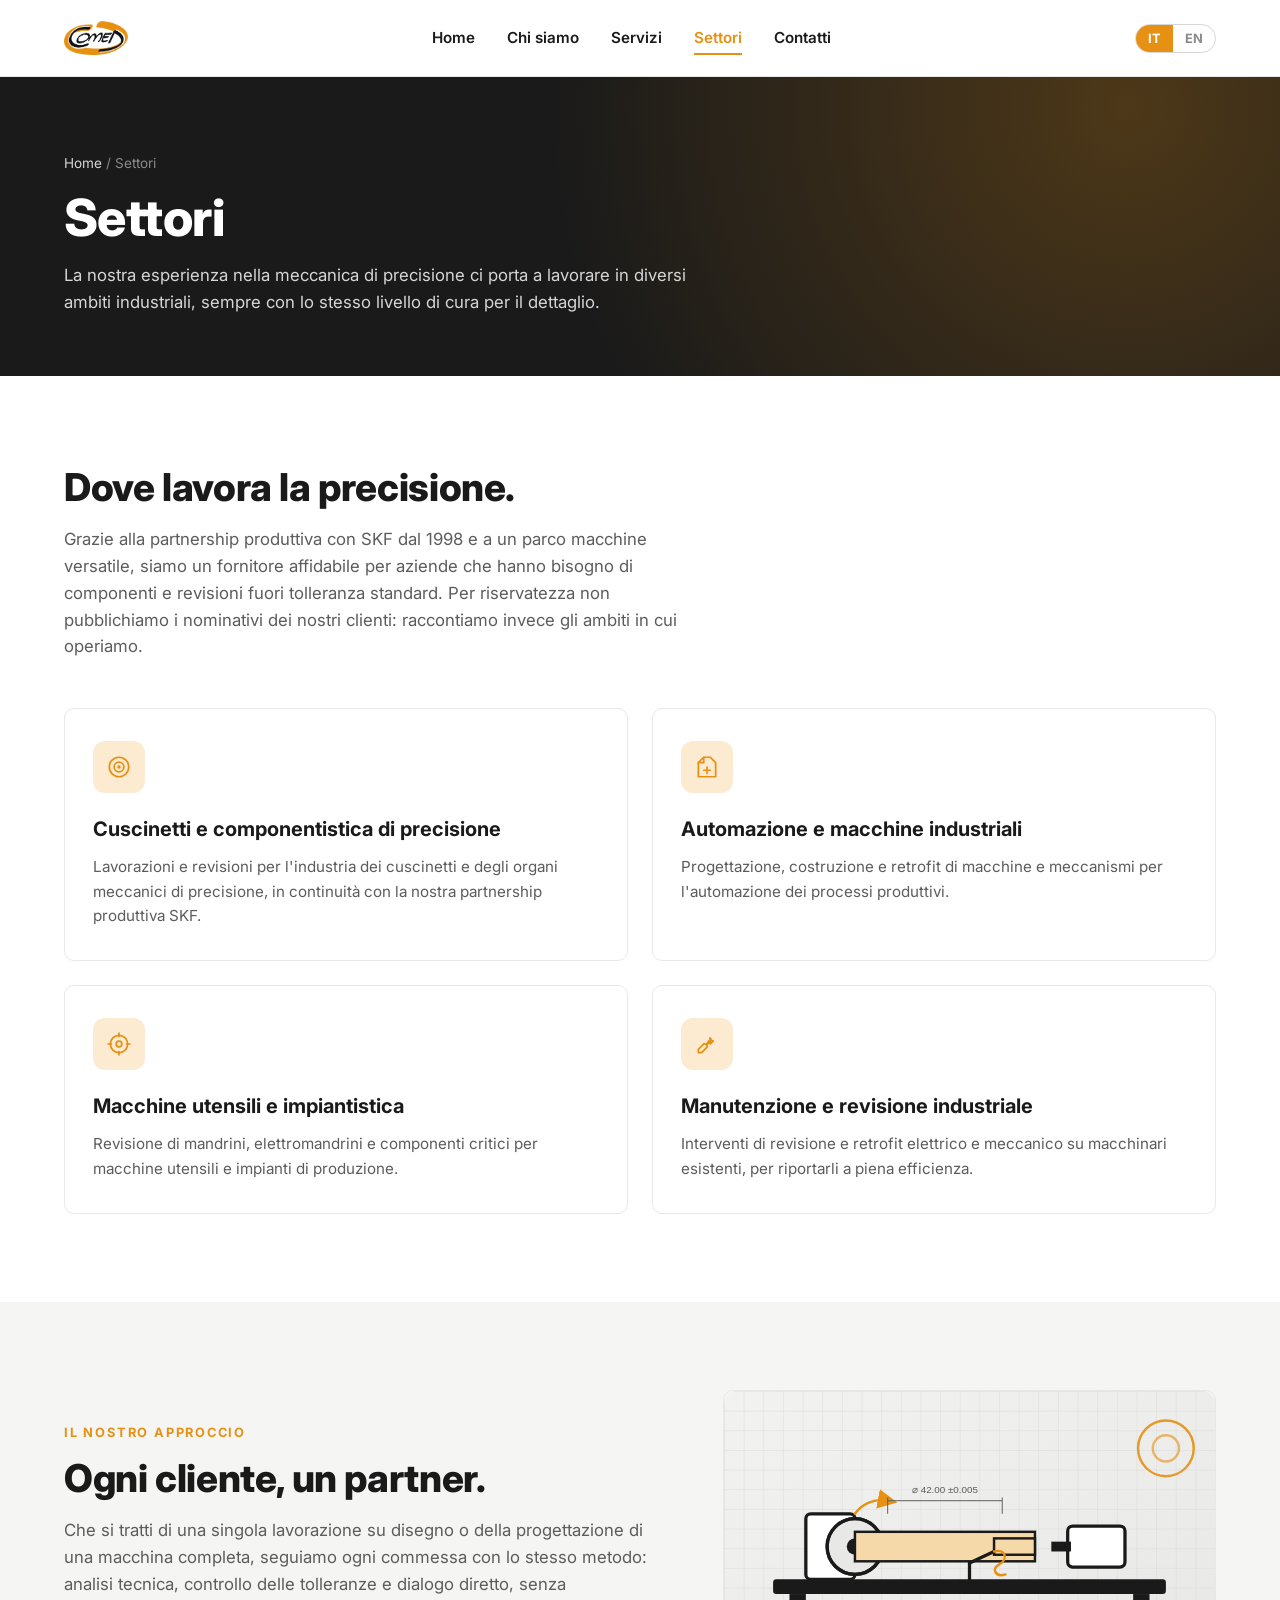
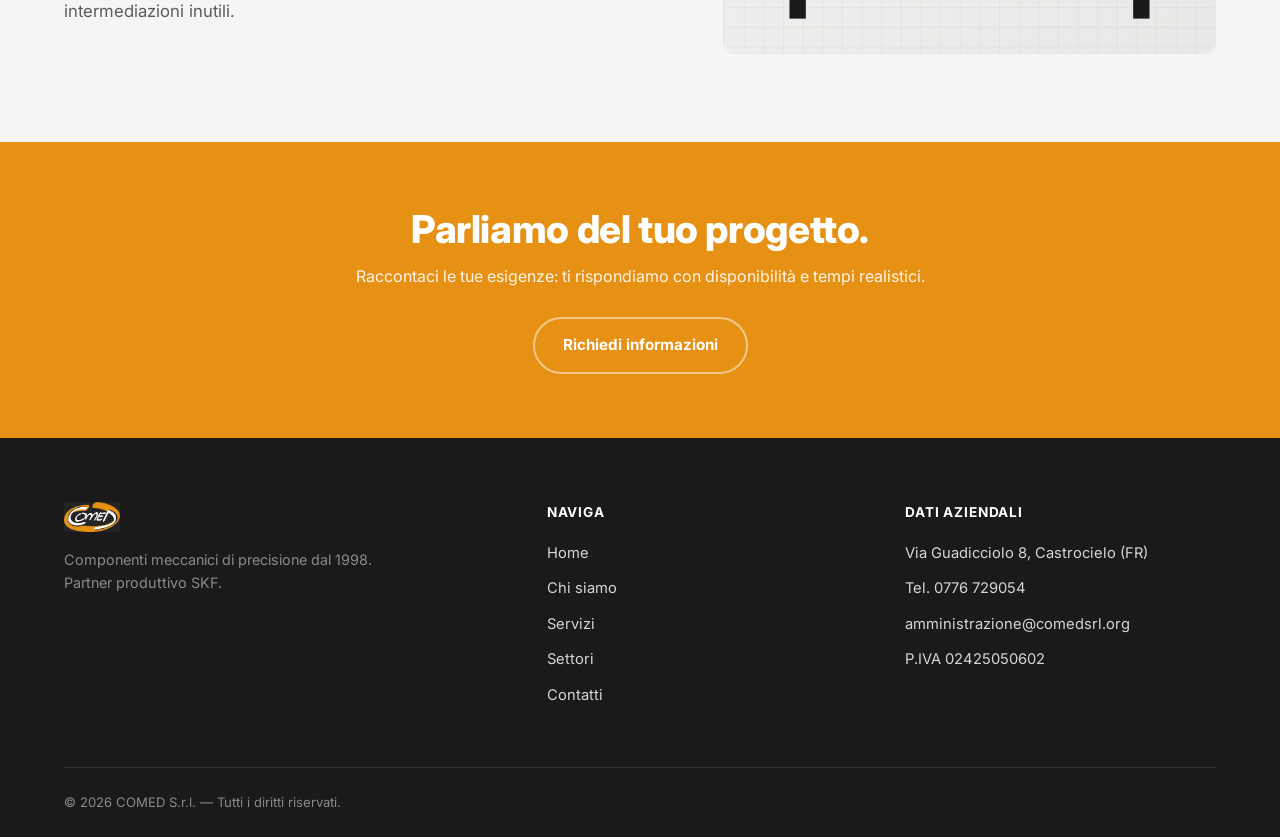
<file: settori.html>
<!DOCTYPE html>
<html lang="it">
<head>
<meta charset="UTF-8">
<meta name="viewport" content="width=device-width, initial-scale=1.0">
<title>Settori serviti | COMED S.r.l. — Meccanica di precisione</title>
<meta name="description" content="I settori in cui opera COMED: componentistica di precisione, automazione industriale, macchine utensili, manutenzione e revisione di impianti produttivi.">
<link rel="canonical" href="https://www.comedsrl.org/settori.html">
<meta property="og:type" content="website">
<meta property="og:title" content="Settori | COMED S.r.l.">
<meta property="og:description" content="I settori in cui opera COMED S.r.l., partner produttivo SKF dal 1998.">
<meta property="og:locale" content="it_IT">
<link rel="icon" type="image/png" href="images/favicon.png">
<link rel="preconnect" href="https://fonts.googleapis.com">
<link rel="preconnect" href="https://fonts.gstatic.com" crossorigin>
<link href="https://fonts.googleapis.com/css2?family=Inter:wght@400;500;600;700;800&display=swap" rel="stylesheet">
<link rel="stylesheet" href="css/style.css">
<script>document.documentElement.classList.add('js-reveal');</script>
</head>
<body data-page="settori">
<a class="skip-link" href="#main" data-i18n="common.skipLink">Vai al contenuto principale</a>

<header class="site-header">
  <div class="header-inner">
    <a href="index.html" class="logo-link" aria-label="COMED S.r.l. — Home">
      <img src="images/logo.png" alt="COMED S.r.l.">
    </a>
    <nav class="main-nav" aria-label="Menu principale">
      <ul>
        <li><a href="index.html" data-i18n="nav.home">Home</a></li>
        <li><a href="chi-siamo.html" data-i18n="nav.about">Chi siamo</a></li>
        <li><a href="servizi.html" data-i18n="nav.services">Servizi</a></li>
        <li><a href="settori.html" aria-current="page" data-i18n="nav.sectors">Settori</a></li>
        <li><a href="contatti.html" data-i18n="nav.contact">Contatti</a></li>
      </ul>
    </nav>
    <div class="header-actions">
      <div class="lang-switch" role="group" aria-label="Selettore lingua">
        <button type="button" data-lang="it">IT</button>
        <button type="button" data-lang="en">EN</button>
      </div>
      <button class="nav-toggle" aria-label="Apri il menu" aria-expanded="false">
        <span></span><span></span><span></span>
      </button>
    </div>
  </div>
</header>

<main id="main">

  <section class="page-hero">
    <div class="container">
      <p class="breadcrumb"><a href="index.html" data-i18n="common.home">Home</a> / <span data-i18n="nav.sectors">Settori</span></p>
      <h1 data-i18n="settori.pageHero.title">Settori</h1>
      <p class="lead" data-i18n="settori.pageHero.lead">La nostra esperienza nella meccanica di precisione ci porta a lavorare in diversi ambiti industriali, sempre con lo stesso livello di cura per il dettaglio.</p>
    </div>
  </section>

  <section>
    <div class="container">
      <div class="section-head reveal">
        <h2 class="section-title" data-i18n="settori.intro.title">Dove lavora la precisione.</h2>
        <p class="section-intro" data-i18n="settori.intro.text">Grazie alla partnership produttiva con SKF dal 1998 e a un parco macchine versatile, siamo un fornitore affidabile per aziende che hanno bisogno di componenti e revisioni fuori tolleranza standard. Per riservatezza non pubblichiamo i nominativi dei nostri clienti: raccontiamo invece gli ambiti in cui operiamo.</p>
      </div>

      <div class="grid grid-2">
        <div class="card reveal">
          <div class="card-icon">
            <svg viewBox="0 0 24 24" fill="none" stroke="currentColor" stroke-width="1.6" stroke-linecap="round" stroke-linejoin="round"><circle cx="12" cy="12" r="9"/><circle cx="12" cy="12" r="4.5"/><circle cx="12" cy="12" r="0.8" fill="currentColor"/></svg>
          </div>
          <h3 data-i18n="settori.card1.title">Cuscinetti e componentistica di precisione</h3>
          <p data-i18n="settori.card1.desc">Lavorazioni e revisioni per l'industria dei cuscinetti e degli organi meccanici di precisione, in continuità con la nostra partnership produttiva SKF.</p>
        </div>
        <div class="card reveal">
          <div class="card-icon">
            <svg viewBox="0 0 24 24" fill="none" stroke="currentColor" stroke-width="1.6" stroke-linecap="round" stroke-linejoin="round"><path d="M9 3 4 8v13h16V8l-5-5H9Z"/><path d="M9 3v5H4M12 12v6M9 15h6"/></svg>
          </div>
          <h3 data-i18n="settori.card2.title">Automazione e macchine industriali</h3>
          <p data-i18n="settori.card2.desc">Progettazione, costruzione e retrofit di macchine e meccanismi per l'automazione dei processi produttivi.</p>
        </div>
        <div class="card reveal">
          <div class="card-icon">
            <svg viewBox="0 0 24 24" fill="none" stroke="currentColor" stroke-width="1.6" stroke-linecap="round" stroke-linejoin="round"><circle cx="12" cy="12" r="8"/><circle cx="12" cy="12" r="2.6"/><path d="M12 2v3M12 19v3M22 12h-3M5 12H2"/></svg>
          </div>
          <h3 data-i18n="settori.card3.title">Macchine utensili e impiantistica</h3>
          <p data-i18n="settori.card3.desc">Revisione di mandrini, elettromandrini e componenti critici per macchine utensili e impianti di produzione.</p>
        </div>
        <div class="card reveal">
          <div class="card-icon">
            <svg viewBox="0 0 24 24" fill="none" stroke="currentColor" stroke-width="1.6" stroke-linecap="round" stroke-linejoin="round"><path d="M14.7 6.3a4 4 0 0 1-5.4 5.4L4 17v3h3l5.3-5.3a4 4 0 0 1 5.4-5.4l-2.6 2.6-2-2 2.6-2.6Z"/></svg>
          </div>
          <h3 data-i18n="settori.card4.title">Manutenzione e revisione industriale</h3>
          <p data-i18n="settori.card4.desc">Interventi di revisione e retrofit elettrico e meccanico su macchinari esistenti, per riportarli a piena efficienza.</p>
        </div>
      </div>
    </div>
  </section>

  <!-- ============ APPROCCIO ============ -->
  <section class="section-alt">
    <div class="container two-col">
      <div class="reveal">
        <p class="eyebrow" data-i18n="settori.approach.eyebrow">Il nostro approccio</p>
        <h2 class="section-title" data-i18n="settori.approach.title">Ogni cliente, un partner.</h2>
        <p class="section-intro" style="margin-bottom:0;" data-i18n="settori.approach.text">Che si tratti di una singola lavorazione su disegno o della progettazione di una macchina completa, seguiamo ogni commessa con lo stesso metodo: analisi tecnica, controllo delle tolleranze e dialogo diretto, senza intermediazioni inutili.</p>
      </div>
      <div class="col-media reveal">
        <img class="illustration" src="images/illustration-machining.svg" alt="Illustrazione stilizzata di una lavorazione di tornitura di precisione" width="600" height="320">
      </div>
    </div>
  </section>

  <section class="cta-banner">
    <div class="container">
      <h2 data-i18n="home.cta.title">Parliamo del tuo progetto.</h2>
      <p data-i18n="home.cta.text">Raccontaci le tue esigenze: ti rispondiamo con disponibilità e tempi realistici.</p>
      <a href="contatti.html" class="btn btn-outline-light" data-i18n="home.cta.button">Richiedi informazioni</a>
    </div>
  </section>

</main>

<footer class="site-footer">
  <div class="container">
    <div class="footer-grid">
      <div class="footer-brand">
        <img src="images/logo-white.png" alt="COMED S.r.l.">
        <p data-i18n="footer.tagline">Componenti meccanici di precisione dal 1998. Partner produttivo SKF.</p>
      </div>
      <div class="footer-col">
        <h4 data-i18n="footer.linksTitle">Naviga</h4>
        <ul>
          <li><a href="index.html" data-i18n="nav.home">Home</a></li>
          <li><a href="chi-siamo.html" data-i18n="nav.about">Chi siamo</a></li>
          <li><a href="servizi.html" data-i18n="nav.services">Servizi</a></li>
          <li><a href="settori.html" data-i18n="nav.sectors">Settori</a></li>
          <li><a href="contatti.html" data-i18n="nav.contact">Contatti</a></li>
        </ul>
      </div>
      <div class="footer-col">
        <h4 data-i18n="footer.infoTitle">Dati aziendali</h4>
        <ul>
          <li>Via Guadicciolo 8, Castrocielo (FR)</li>
          <li><a href="tel:+390776729054">Tel. 0776 729054</a></li>
          <li><a href="mailto:amministrazione@comedsrl.org">amministrazione@comedsrl.org</a></li>
          <li>P.IVA 02425050602</li>
        </ul>
      </div>
    </div>
    <div class="footer-bottom">
      <span>&copy; <span id="year">2026</span> COMED S.r.l. — <span data-i18n="footer.rights">Tutti i diritti riservati.</span></span>
    </div>
  </div>
</footer>

<script src="js/script.js"></script>
<script>document.getElementById('year').textContent = new Date().getFullYear();</script>
</body>
</html>
</file>
<file: css/style.css>
/* =========================================================
   COMED S.r.l. — Foglio di stile principale
   Come modificare i colori: cambia le variabili qui sotto in :root
   ========================================================= */

:root {
  /* Colori brand */
  --color-brand: #E69113;
  --color-brand-dark: #C67A0F;
  --color-brand-light: #FCEAD1;

  /* Palette neutra */
  --color-dark: #1A1A1A;
  --color-dark-2: #262626;
  --color-gray-900: #2E2E2E;
  --color-gray-700: #5C5C5C;
  --color-gray-500: #8A8A8A;
  --color-gray-300: #D6D6D6;
  --color-gray-200: #E8E8E8;
  --color-gray-100: #F5F5F4;
  --color-white: #FFFFFF;

  /* Tipografia */
  --font-main: 'Inter', -apple-system, BlinkMacSystemFont, 'Segoe UI', Roboto, sans-serif;

  /* Layout */
  --max-width: 1200px;
  --header-height: 76px;
  --radius: 10px;
  --shadow-sm: 0 1px 3px rgba(0,0,0,.08);
  --shadow-md: 0 8px 24px rgba(0,0,0,.10);
  --transition: 0.25s ease;
}

/* ---------- Reset di base ---------- */
*, *::before, *::after { box-sizing: border-box; }
html { scroll-behavior: smooth; }
body {
  margin: 0;
  font-family: var(--font-main);
  color: var(--color-dark);
  background: var(--color-white);
  line-height: 1.6;
  -webkit-font-smoothing: antialiased;
}
img { max-width: 100%; display: block; }
a { color: inherit; text-decoration: none; }
ul { list-style: none; margin: 0; padding: 0; }
h1, h2, h3, h4, p { margin: 0; }
button { font-family: inherit; cursor: pointer; }
input, textarea, select { font-family: inherit; font-size: 1rem; }

.container {
  max-width: var(--max-width);
  margin: 0 auto;
  padding: 0 24px;
}

section { padding: 88px 0; }
@media (max-width: 768px) {
  section { padding: 56px 0; }
}

.eyebrow {
  display: inline-block;
  color: var(--color-brand);
  font-weight: 700;
  font-size: 0.8rem;
  letter-spacing: 0.14em;
  text-transform: uppercase;
  margin-bottom: 12px;
}

h1 { font-size: clamp(2.1rem, 4vw, 3.4rem); font-weight: 800; line-height: 1.12; letter-spacing: -0.01em; }
h2 { font-size: clamp(1.7rem, 3vw, 2.4rem); font-weight: 800; line-height: 1.2; letter-spacing: -0.01em; }
h3 { font-size: 1.25rem; font-weight: 700; }
.section-title { margin-bottom: 16px; }
.section-intro {
  max-width: 640px;
  color: var(--color-gray-700);
  font-size: 1.05rem;
  margin-bottom: 48px;
}
.section-head { margin-bottom: 48px; }

.text-center { text-align: center; }
.mx-auto { margin-left: auto; margin-right: auto; }

/* ---------- Bottoni ---------- */
.btn {
  display: inline-flex;
  align-items: center;
  justify-content: center;
  gap: 8px;
  padding: 14px 28px;
  border-radius: 999px;
  font-weight: 700;
  font-size: 0.95rem;
  border: 2px solid transparent;
  transition: transform var(--transition), background var(--transition), color var(--transition), border-color var(--transition);
  white-space: nowrap;
}
.btn:hover { transform: translateY(-2px); }
.btn-primary { background: var(--color-brand); color: var(--color-white); }
.btn-primary:hover { background: var(--color-brand-dark); }
.btn-outline { background: transparent; border-color: var(--color-dark); color: var(--color-dark); }
.btn-outline:hover { background: var(--color-dark); color: var(--color-white); }
.btn-outline-light { background: transparent; border-color: rgba(255,255,255,.5); color: var(--color-white); }
.btn-outline-light:hover { background: var(--color-white); color: var(--color-dark); border-color: var(--color-white); }

/* =========================================================
   HEADER / NAVIGAZIONE
   ========================================================= */
.site-header {
  position: sticky;
  top: 0;
  z-index: 1000;
  background: rgba(255,255,255,.96);
  backdrop-filter: saturate(180%) blur(10px);
  border-bottom: 1px solid var(--color-gray-200);
}
.header-inner {
  max-width: var(--max-width);
  margin: 0 auto;
  padding: 0 24px;
  height: var(--header-height);
  display: flex;
  align-items: center;
  justify-content: space-between;
  gap: 24px;
}
.logo-link { display: flex; align-items: center; flex-shrink: 0; }
.logo-link img { height: 34px; width: auto; }

.main-nav { display: flex; }
.main-nav ul { display: flex; gap: 32px; align-items: center; }
.main-nav a {
  font-weight: 600;
  font-size: 0.95rem;
  color: var(--color-dark);
  position: relative;
  padding: 6px 0;
}
.main-nav a::after {
  content: '';
  position: absolute;
  left: 0; bottom: -2px;
  width: 0; height: 2px;
  background: var(--color-brand);
  transition: width var(--transition);
}
.main-nav a:hover::after,
.main-nav a[aria-current="page"]::after { width: 100%; }
.main-nav a[aria-current="page"] { color: var(--color-brand); }

.header-actions { display: flex; align-items: center; gap: 16px; }

/* Selettore lingua */
.lang-switch {
  display: flex;
  border: 1.5px solid var(--color-gray-300);
  border-radius: 999px;
  overflow: hidden;
}
.lang-switch button {
  background: none;
  border: none;
  padding: 6px 12px;
  font-size: 0.8rem;
  font-weight: 700;
  color: var(--color-gray-500);
  transition: background var(--transition), color var(--transition);
}
.lang-switch button.active { background: var(--color-brand); color: var(--color-white); }

.nav-toggle {
  display: none;
  flex-direction: column;
  gap: 5px;
  background: none;
  border: none;
  padding: 8px;
}
.nav-toggle span {
  width: 24px; height: 2px;
  background: var(--color-dark);
  transition: transform var(--transition), opacity var(--transition);
}
.nav-toggle[aria-expanded="true"] span:nth-child(1) { transform: translateY(7px) rotate(45deg); }
.nav-toggle[aria-expanded="true"] span:nth-child(2) { opacity: 0; }
.nav-toggle[aria-expanded="true"] span:nth-child(3) { transform: translateY(-7px) rotate(-45deg); }

@media (max-width: 860px) {
  .nav-toggle { display: flex; }
  .main-nav {
    position: fixed;
    top: var(--header-height);
    left: 0; right: 0;
    background: var(--color-white);
    border-bottom: 1px solid var(--color-gray-200);
    max-height: 0;
    overflow: hidden;
    transition: max-height var(--transition);
  }
  .main-nav.open { max-height: 420px; }
  .main-nav ul { flex-direction: column; align-items: flex-start; gap: 0; padding: 8px 24px 20px; }
  .main-nav li { width: 100%; }
  .main-nav a { display: block; padding: 14px 0; border-bottom: 1px solid var(--color-gray-100); }
}

/* =========================================================
   HERO
   ========================================================= */
.hero {
  position: relative;
  background: var(--color-dark);
  color: var(--color-white);
  overflow: hidden;
  padding: 120px 0 100px;
}
.hero::before {
  content: '';
  position: absolute;
  inset: 0;
  background:
    radial-gradient(circle at 82% 20%, rgba(230,145,19,.28), transparent 45%),
    radial-gradient(circle at 15% 85%, rgba(230,145,19,.14), transparent 40%);
  pointer-events: none;
}
.hero-rings {
  position: absolute;
  right: -80px;
  top: 50%;
  transform: translateY(-50%);
  width: 480px;
  height: 480px;
  opacity: .5;
  pointer-events: none;
}
@media (max-width: 900px) { .hero-rings { display: none; } }
.hero-inner { position: relative; z-index: 1; max-width: 680px; }
.hero .eyebrow { color: var(--color-brand); }
.hero p.lead {
  font-size: 1.15rem;
  color: var(--color-gray-300);
  margin-top: 20px;
  max-width: 560px;
}
.hero-quote {
  margin-top: 28px;
  font-size: 1.15rem;
  font-style: italic;
  font-weight: 600;
  color: var(--color-white);
  border-left: 3px solid var(--color-brand);
  padding-left: 16px;
}
.hero-actions { display: flex; gap: 16px; margin-top: 40px; flex-wrap: wrap; }

.hero-stats {
  position: relative;
  z-index: 1;
  display: grid;
  grid-template-columns: repeat(4, 1fr);
  gap: 1px;
  background: rgba(255,255,255,.12);
  margin-top: 72px;
  border-radius: var(--radius);
  overflow: hidden;
}
.hero-stats div { background: var(--color-dark-2); padding: 22px 18px; }
.hero-stats .stat-num { font-size: 1.7rem; font-weight: 800; color: var(--color-brand); }
.hero-stats .stat-label { font-size: 0.78rem; color: var(--color-gray-300); text-transform: uppercase; letter-spacing: .04em; margin-top: 4px; }
@media (max-width: 760px) {
  .hero-stats { grid-template-columns: repeat(2, 1fr); }
}

/* Sub-hero semplice per pagine interne */
.page-hero {
  background: var(--color-dark);
  color: var(--color-white);
  padding: 76px 0 60px;
  position: relative;
  overflow: hidden;
}
.page-hero::before {
  content: '';
  position: absolute; inset: 0;
  background: radial-gradient(circle at 88% 10%, rgba(230,145,19,.25), transparent 50%);
}
.page-hero .container { position: relative; z-index: 1; }
.page-hero p.lead { color: var(--color-gray-300); max-width: 640px; margin-top: 16px; font-size: 1.05rem; }
.breadcrumb { font-size: .85rem; color: var(--color-gray-500); margin-bottom: 14px; }
.breadcrumb a { color: var(--color-gray-300); }
.breadcrumb a:hover { color: var(--color-brand); }

/* =========================================================
   CARD GRID GENERICO
   ========================================================= */
.grid {
  display: grid;
  gap: 24px;
}
.grid-3 { grid-template-columns: repeat(3, 1fr); }
.grid-2 { grid-template-columns: repeat(2, 1fr); }
.grid-4 { grid-template-columns: repeat(4, 1fr); }
@media (max-width: 900px) {
  .grid-3, .grid-4 { grid-template-columns: repeat(2, 1fr); }
}
@media (max-width: 600px) {
  .grid-2, .grid-3, .grid-4 { grid-template-columns: 1fr; }
}

.card {
  background: var(--color-white);
  border: 1px solid var(--color-gray-200);
  border-radius: var(--radius);
  padding: 32px 28px;
  transition: box-shadow var(--transition), transform var(--transition), border-color var(--transition);
}
.card:hover { box-shadow: var(--shadow-md); transform: translateY(-3px); border-color: var(--color-brand); }
.card-icon {
  width: 52px; height: 52px;
  display: flex; align-items: center; justify-content: center;
  background: var(--color-brand-light);
  border-radius: 12px;
  color: var(--color-brand);
  margin-bottom: 20px;
}
.card-icon svg { width: 26px; height: 26px; }
.card h3 { margin-bottom: 10px; }
.card p { color: var(--color-gray-700); font-size: 0.95rem; }

/* Sezione a sfondo alternato */
.section-alt { background: var(--color-gray-100); }

/* =========================================================
   PERCHÉ COMED / punti numerati
   ========================================================= */
.why-list { display: grid; grid-template-columns: repeat(2, 1fr); gap: 36px; }
@media (max-width: 700px) { .why-list { grid-template-columns: 1fr; } }
.why-item { display: flex; gap: 20px; }
.why-num {
  flex-shrink: 0;
  width: 46px; height: 46px;
  border-radius: 50%;
  border: 2px solid var(--color-brand);
  color: var(--color-brand);
  font-weight: 800;
  display: flex; align-items: center; justify-content: center;
}
.why-item h3 { margin-bottom: 6px; }
.why-item p { color: var(--color-gray-700); font-size: 0.95rem; }

/* =========================================================
   CTA banner
   ========================================================= */
.cta-banner {
  background: var(--color-brand);
  color: var(--color-white);
  padding: 64px 0;
  text-align: center;
}
.cta-banner h2 { color: var(--color-white); }
.cta-banner p { color: rgba(255,255,255,.9); margin-top: 12px; }
.cta-banner .btn-outline-light { margin-top: 28px; }

/* =========================================================
   TIMELINE (Chi siamo)
   ========================================================= */
.timeline { position: relative; padding-left: 32px; border-left: 3px solid var(--color-gray-200); }
.timeline-item { position: relative; padding-bottom: 40px; }
.timeline-item:last-child { padding-bottom: 0; }
.timeline-item::before {
  content: '';
  position: absolute;
  left: -40px; top: 4px;
  width: 16px; height: 16px;
  border-radius: 50%;
  background: var(--color-brand);
  border: 3px solid var(--color-white);
  box-shadow: 0 0 0 2px var(--color-brand);
}
.timeline-year { color: var(--color-brand); font-weight: 800; font-size: 1rem; margin-bottom: 4px; }
.timeline-item p { color: var(--color-gray-700); }

/* Stat box riutilizzabile */
.stat-box {
  background: var(--color-dark);
  color: var(--color-white);
  border-radius: var(--radius);
  padding: 28px 22px;
  text-align: center;
}
.stat-box .stat-num { color: var(--color-brand); font-size: 2rem; font-weight: 800; }
.stat-box .stat-label { font-size: .82rem; color: var(--color-gray-300); text-transform: uppercase; letter-spacing: .04em; margin-top: 6px; }

/* Placeholder immagine (in attesa di foto reali) */
.img-placeholder {
  background: linear-gradient(135deg, var(--color-gray-200), var(--color-gray-100));
  border: 1px dashed var(--color-gray-300);
  border-radius: var(--radius);
  display: flex;
  align-items: center;
  justify-content: center;
  color: var(--color-gray-500);
  font-size: .85rem;
  text-align: center;
  min-height: 260px;
  padding: 20px;
}
.img-placeholder svg { width: 48px; height: 48px; margin-bottom: 10px; color: var(--color-gray-300); }

/* Illustrazioni tecniche originali (sostituiscono le foto non ancora disponibili) */
.illustration {
  width: 100%;
  height: auto;
  border-radius: var(--radius);
  border: 1px solid var(--color-gray-200);
}

/* Vetrina del logo (sezione Chi siamo) */
.logo-showcase {
  background: linear-gradient(135deg, var(--color-gray-100), var(--color-gray-200));
  border: 1px solid var(--color-gray-200);
  border-radius: var(--radius);
  display: flex;
  align-items: center;
  justify-content: center;
  padding: 60px 40px;
  min-height: 420px;
}
.logo-showcase-img {
  width: 100%;
  max-width: 380px;
  height: auto;
}

.two-col {
  display: grid;
  grid-template-columns: 1.1fr 0.9fr;
  gap: 56px;
  align-items: center;
}
@media (max-width: 860px) {
  .two-col { grid-template-columns: 1fr; }
}
.two-col.reverse .col-media { order: -1; }
@media (max-width: 860px) {
  .two-col.reverse .col-media { order: 0; }
}

/* =========================================================
   TABELLA PARCO MACCHINE
   ========================================================= */
.machine-table { width: 100%; border-collapse: collapse; margin-top: 16px; }
.machine-table th, .machine-table td {
  text-align: left;
  padding: 16px 18px;
  border-bottom: 1px solid var(--color-gray-200);
  font-size: .95rem;
}
.machine-table th { color: var(--color-gray-500); text-transform: uppercase; font-size: .75rem; letter-spacing: .06em; }
.machine-table td:first-child { font-weight: 700; color: var(--color-brand); white-space: nowrap; }

/* =========================================================
   FORM CONTATTI
   ========================================================= */
.contact-grid { display: grid; grid-template-columns: 1fr 1fr; gap: 56px; }
@media (max-width: 860px) { .contact-grid { grid-template-columns: 1fr; } }

.form-group { margin-bottom: 20px; }
.form-group label { display: block; font-weight: 600; font-size: .9rem; margin-bottom: 6px; }
.form-group input,
.form-group textarea {
  width: 100%;
  padding: 12px 14px;
  border: 1.5px solid var(--color-gray-300);
  border-radius: 8px;
  transition: border-color var(--transition);
  background: var(--color-white);
}
.form-group input:focus,
.form-group textarea:focus {
  outline: none;
  border-color: var(--color-brand);
}
.form-group textarea { resize: vertical; min-height: 130px; }
.form-note { font-size: .8rem; color: var(--color-gray-500); margin-top: 4px; }
.form-error { color: #C0392B; font-size: .8rem; margin-top: 4px; display: none; }
.form-group.invalid input,
.form-group.invalid textarea { border-color: #C0392B; }
.form-group.invalid .form-error { display: block; }
.form-status {
  margin-top: 18px;
  padding: 14px 16px;
  border-radius: 8px;
  font-size: .9rem;
  display: none;
}
.form-status.show { display: block; }
.form-status.success { background: #E7F6EC; color: #1E7B39; }
.form-status.error { background: #FBE9E7; color: #C0392B; }

.info-card {
  background: var(--color-gray-100);
  border-radius: var(--radius);
  padding: 32px;
}
.info-row { display: flex; gap: 16px; padding: 16px 0; border-bottom: 1px solid var(--color-gray-200); }
.info-row:last-child { border-bottom: none; }
.info-row .icon { flex-shrink: 0; width: 40px; height: 40px; border-radius: 10px; background: var(--color-brand-light); color: var(--color-brand); display: flex; align-items: center; justify-content: center; }
.info-row .icon svg { width: 20px; height: 20px; }
.info-row h3 { font-size: 1rem; margin-bottom: 4px; }
.info-row p, .info-row a { color: var(--color-gray-700); font-size: .92rem; }
.info-row a:hover { color: var(--color-brand); }

.map-embed {
  border-radius: var(--radius);
  overflow: hidden;
  border: 1px solid var(--color-gray-200);
  line-height: 0;
}
.map-link {
  display: inline-flex;
  align-items: center;
  gap: 8px;
  margin-top: 14px;
  font-weight: 600;
  font-size: .92rem;
  color: var(--color-brand);
}
.map-link svg { width: 18px; height: 18px; }
.map-link:hover { color: var(--color-brand-dark); text-decoration: underline; }

/* =========================================================
   FOOTER
   ========================================================= */
.site-footer { background: var(--color-dark); color: var(--color-gray-300); padding: 64px 0 0; }
.footer-grid {
  display: grid;
  grid-template-columns: 1.4fr 1fr 1fr;
  gap: 48px;
  padding-bottom: 48px;
  border-bottom: 1px solid rgba(255,255,255,.1);
}
@media (max-width: 760px) {
  .footer-grid { grid-template-columns: 1fr; gap: 36px; }
}
.footer-brand img { height: 30px; margin-bottom: 16px; }
.footer-brand p { font-size: .9rem; color: var(--color-gray-500); max-width: 320px; }
.footer-col h4 { color: var(--color-white); font-size: .85rem; text-transform: uppercase; letter-spacing: .06em; margin-bottom: 18px; }
.footer-col ul li { margin-bottom: 12px; font-size: .92rem; }
.footer-col a:hover { color: var(--color-brand); }
.footer-bottom {
  display: flex;
  justify-content: space-between;
  align-items: center;
  flex-wrap: wrap;
  gap: 12px;
  padding: 24px 0;
  font-size: .82rem;
  color: var(--color-gray-500);
}

/* =========================================================
   SCROLL REVEAL
   L'attributo "js-reveal" viene aggiunto su <html> da uno script
   inline in <head> (vedi HTML). Se JavaScript è disabilitato o
   fallisce, questa classe non c'è e i contenuti restano visibili:
   l'animazione è un miglioramento progressivo, non un requisito.
   ========================================================= */
.js-reveal .reveal { opacity: 0; transform: translateY(24px); transition: opacity .6s ease, transform .6s ease; }
.js-reveal .reveal.visible { opacity: 1; transform: translateY(0); }

/* Skip link accessibilità */
.skip-link {
  position: absolute; left: -999px; top: 0;
  background: var(--color-brand); color: #fff;
  padding: 10px 16px; z-index: 2000; border-radius: 0 0 8px 0;
}
.skip-link:focus { left: 0; }
</file>
